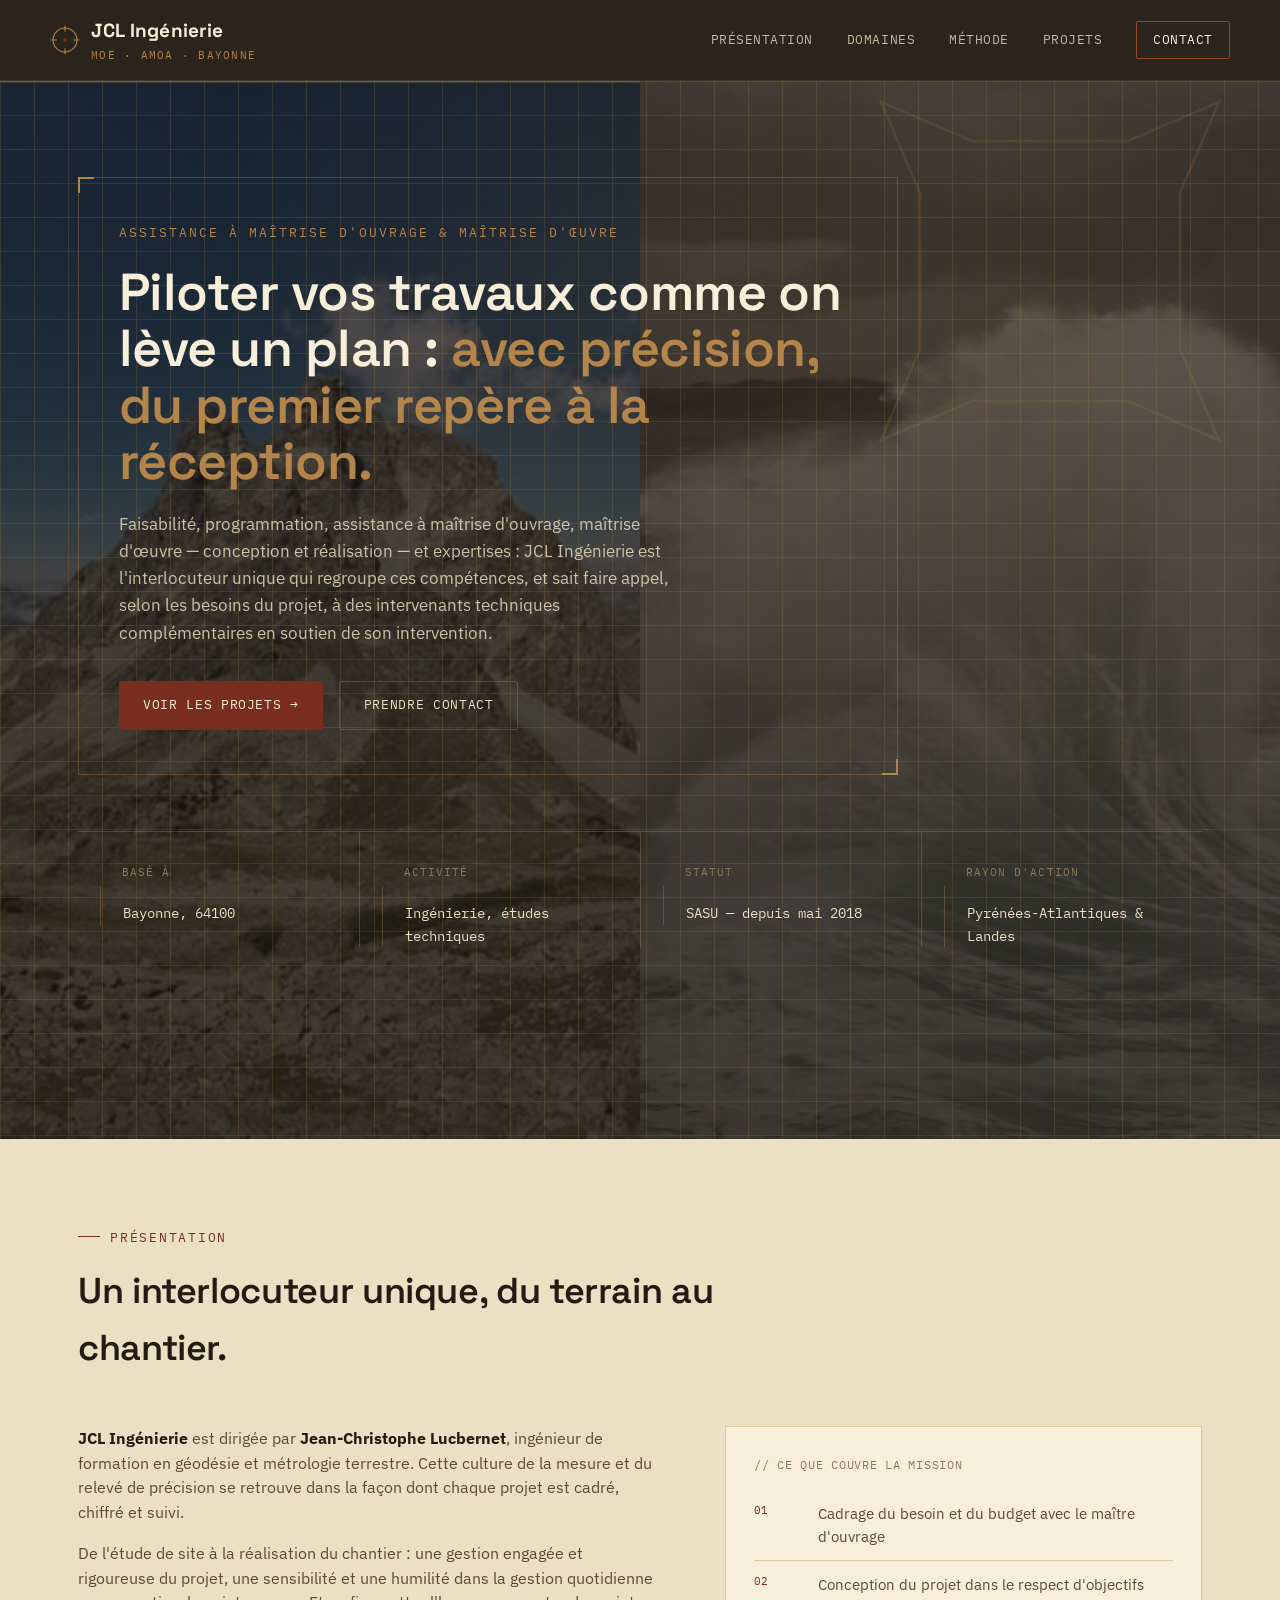
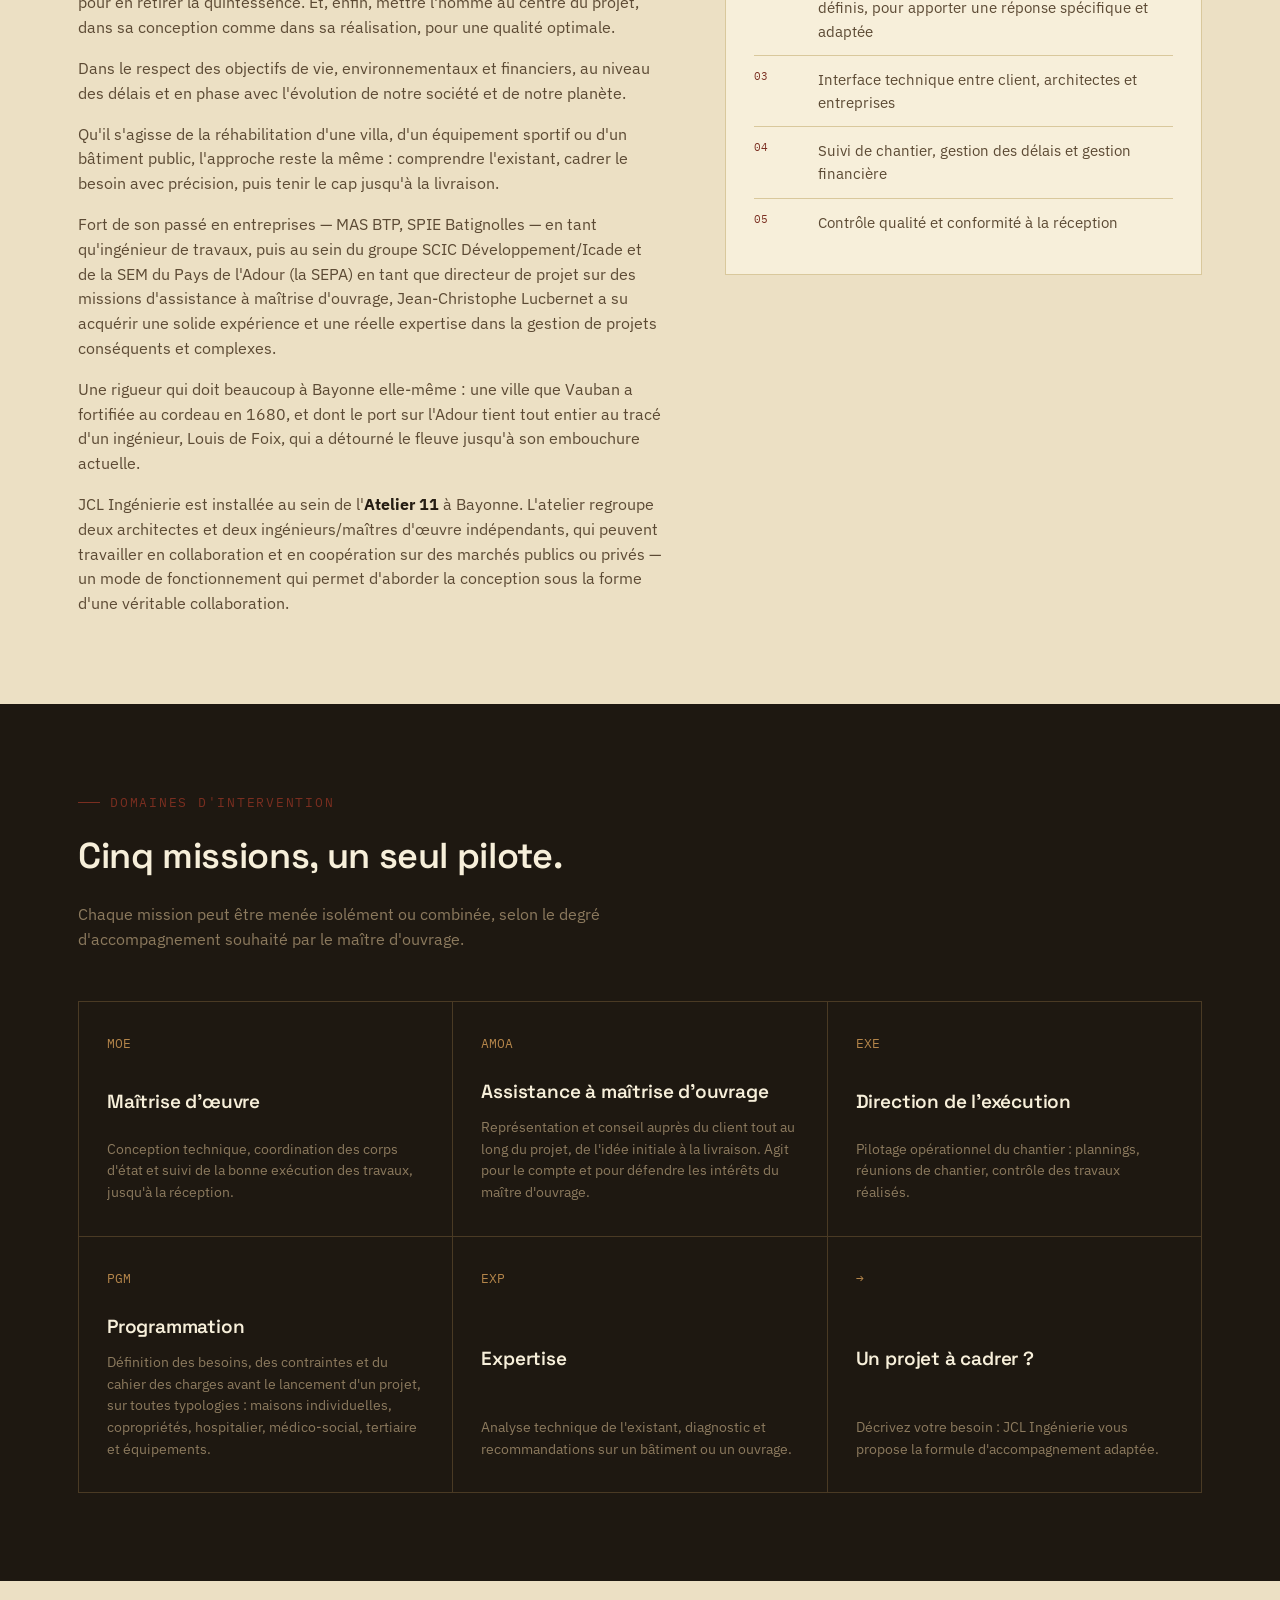
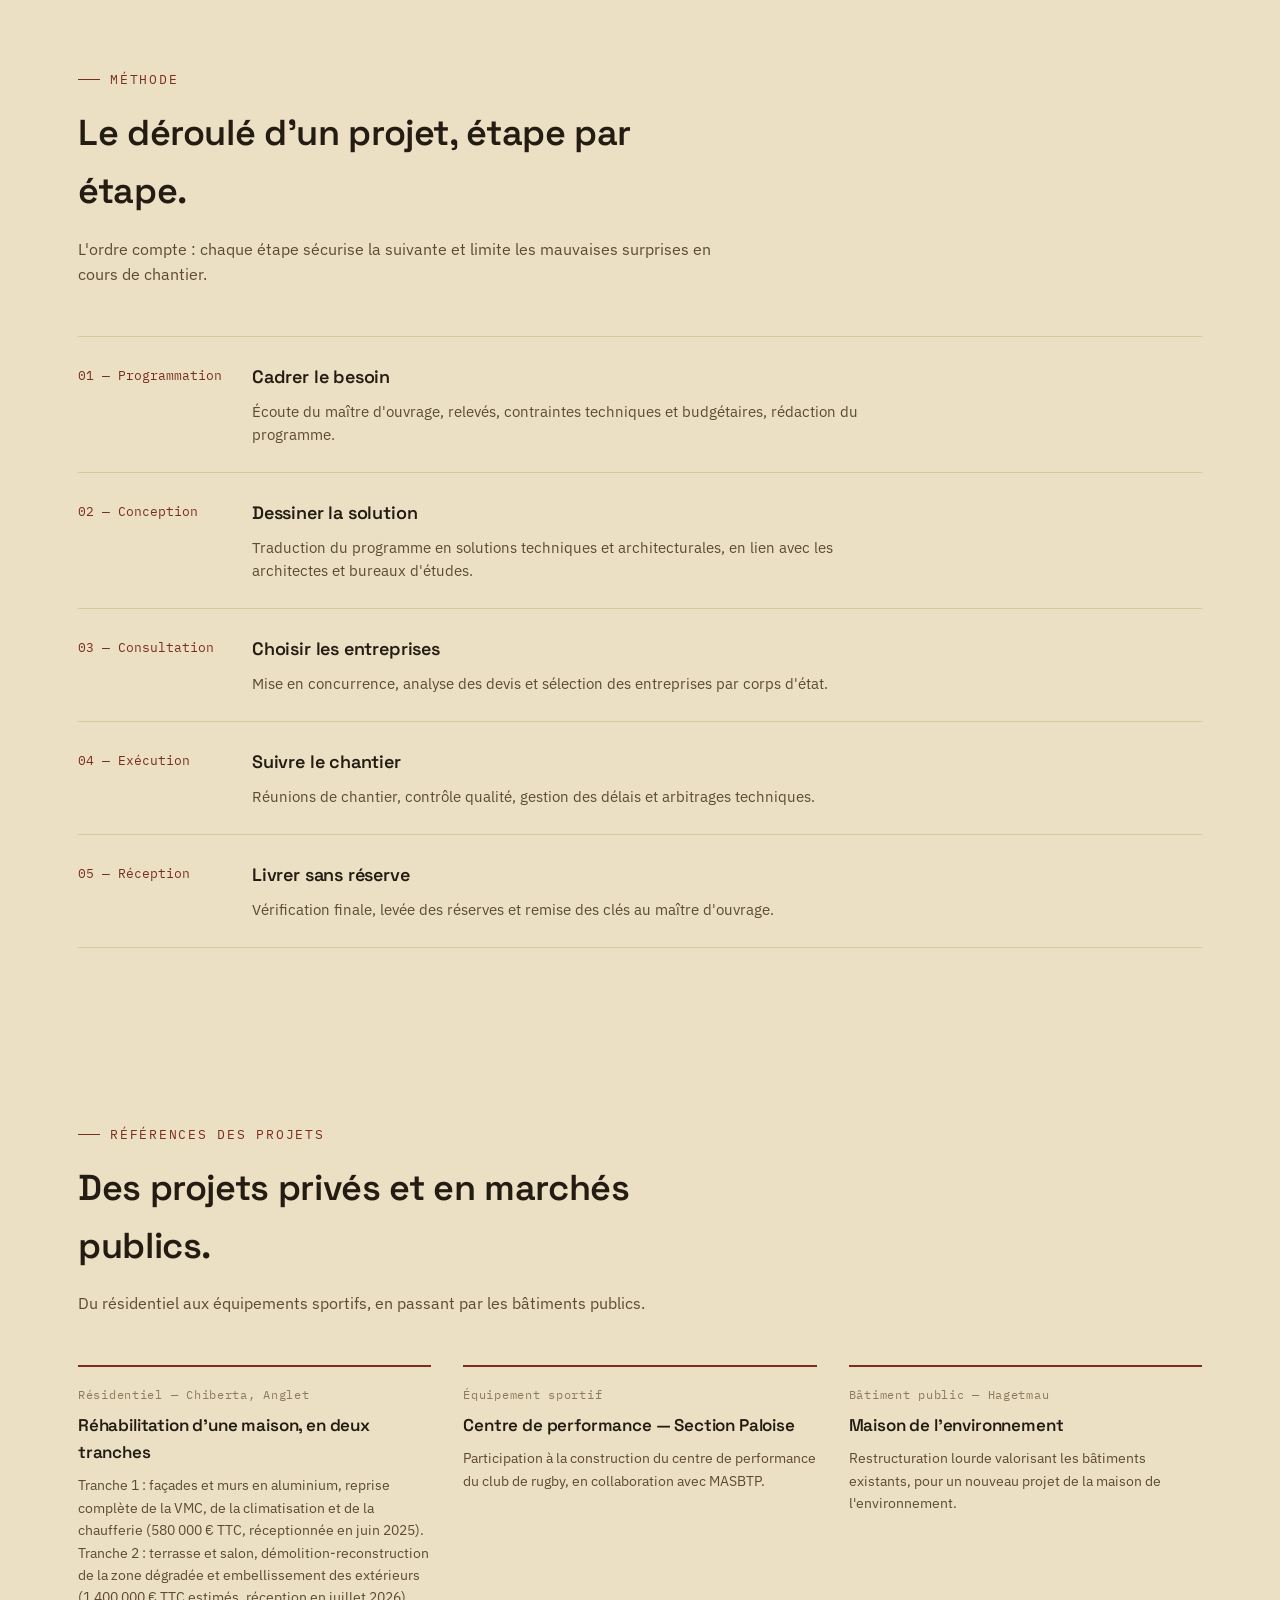
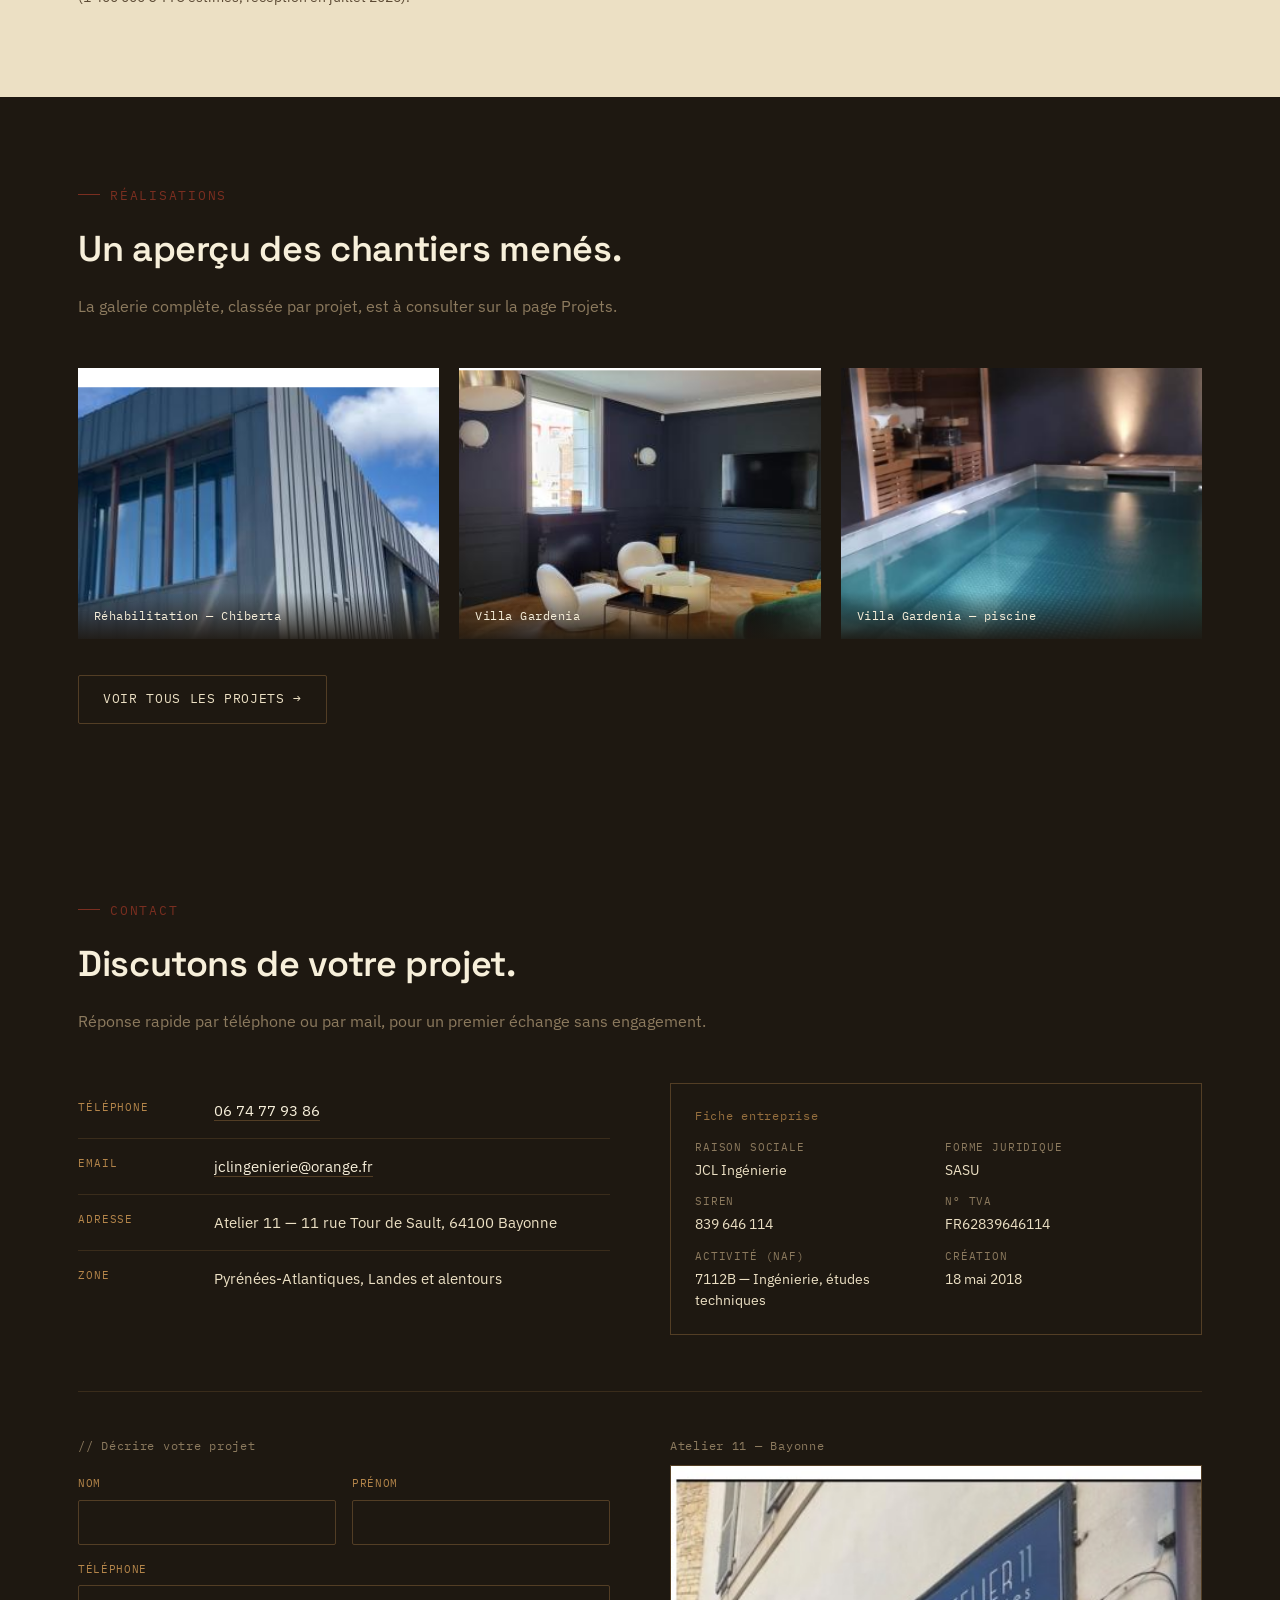
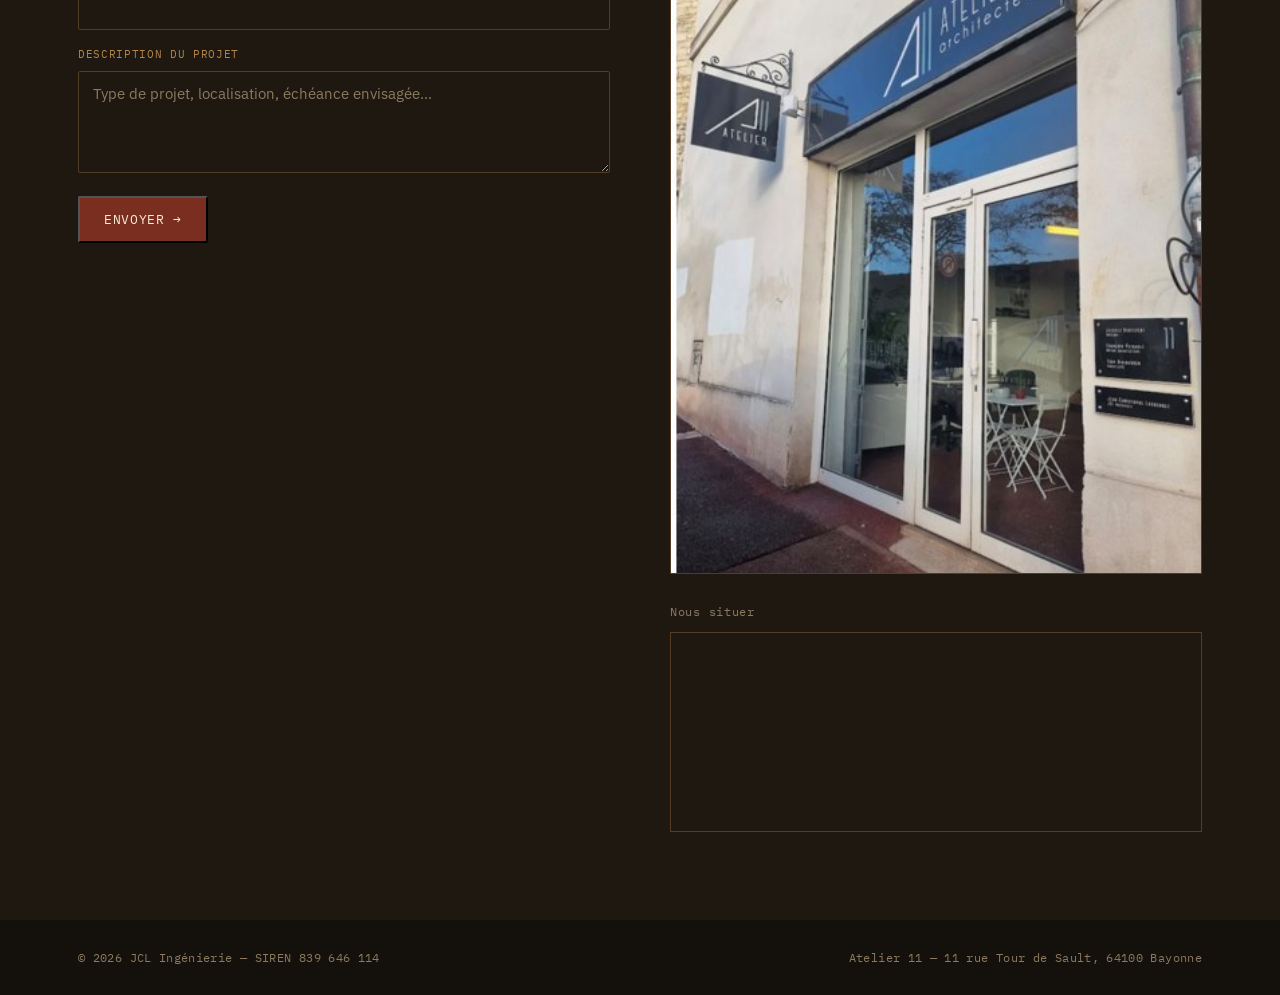
<file: index.html>
<!doctype html>
<html lang="fr">
<head>
<meta charset="UTF-8">
<meta name="viewport" content="width=device-width, initial-scale=1.0">
<title>JCL Ingénierie — Maîtrise d'œuvre &amp; AMOA à Bayonne</title>
<meta name="description" content="JCL Ingénierie accompagne particuliers et maîtres d'ouvrage sur le Pays Basque : maîtrise d'œuvre, AMOA, direction d'exécution, programmation et expertise technique.">
<link rel="icon" href="data:image/svg+xml,%3Csvg xmlns='http://www.w3.org/2000/svg' viewBox='0 0 40 40'%3E%3Crect width='40' height='40' fill='%231E1811'/%3E%3Ccircle cx='20' cy='20' r='15' fill='none' stroke='%23B4854A' stroke-width='2'/%3E%3Ccircle cx='20' cy='20' r='3' fill='%237A2E20'/%3E%3Cline x1='20' y1='2' x2='20' y2='9' stroke='%23B4854A' stroke-width='2'/%3E%3Cline x1='20' y1='31' x2='20' y2='38' stroke='%23B4854A' stroke-width='2'/%3E%3Cline x1='2' y1='20' x2='9' y2='20' stroke='%23B4854A' stroke-width='2'/%3E%3Cline x1='31' y1='20' x2='38' y2='20' stroke='%23B4854A' stroke-width='2'/%3E%3C/svg%3E">
<link rel="preconnect" href="https://fonts.googleapis.com">
<link rel="preconnect" href="https://fonts.gstatic.com" crossorigin>
<link href="https://fonts.googleapis.com/css2?family=Space+Grotesk:wght@500;600;700&family=IBM+Plex+Sans:wght@400;500;600&family=IBM+Plex+Mono:wght@400;500&display=swap" rel="stylesheet">
<style>
/* ============================================================
   JCL INGÉNIERIE — feuille de style
   Direction : carnet de relevés / plan technique (clin d'œil au
   métier de géomètre du dirigeant). Bleu de calque, papier
   technique, annotations en cotation, accent cuivre.
   ============================================================ */

:root{
  /* couleurs */
  --ink: #1E1811;         /* bleu de calque profond */
  --ink-2: #2C2216;       /* panneau bleu, un ton au-dessus */
  --ink-3: #4A3A24;       /* survol / bordures sur fond sombre */
  --paper: #ECE0C4;       /* papier technique */
  --paper-2: #D9C89C;     /* papier, filet de section */
  --line: #B4854A;        /* trait de calque, cyan doux */
  --line-dim: rgba(180,133,74,0.35);
  --copper: #7A2E20;      /* accent cuivre — CTA, quincaillerie */
  --copper-light:#9A4530;
  --text: #241C12;        /* texte sur papier */
  --text-soft: #5C4A34;
  --muted: #8C7A5E;       /* texte discret sur bleu */
  --white: #F7EFDA;

  --display: "Space Grotesk", "Arial Narrow", sans-serif;
  --body: "IBM Plex Sans", "Helvetica Neue", Arial, sans-serif;
  --mono: "IBM Plex Mono", "Courier New", monospace;

  --max: 1180px;
  --radius: 2px;
}

*{ box-sizing:border-box; }
html{ scroll-behavior:smooth; }
body{
  margin:0;
  background:var(--paper);
  color:var(--text);
  font-family:var(--body);
  font-size:16px;
  line-height:1.6;
  -webkit-font-smoothing:antialiased;
}
img{ max-width:100%; display:block; }
a{ color:inherit; text-decoration:none; }
h1,h2,h3,h4{ font-family:var(--display); margin:0; font-weight:600; letter-spacing:-0.01em; }
p{ margin:0; }
ul{ margin:0; padding:0; list-style:none; }
button{ font-family:inherit; cursor:pointer; }

.wrap{ max-width:var(--max); margin:0 auto; padding:0 28px; }

@media (prefers-reduced-motion: reduce){
  *{ animation-duration:0.001ms !important; transition-duration:0.001ms !important; }
}

/* ---------- éléments techniques réutilisables ---------- */

.eyebrow{
  font-family:var(--mono);
  font-size:12.5px;
  letter-spacing:0.14em;
  text-transform:uppercase;
  color:var(--copper);
  display:flex;
  align-items:center;
  gap:10px;
}
.eyebrow::before{
  content:"";
  width:22px; height:1px;
  background:var(--copper);
  display:inline-block;
}

.blueprint-grid{
  background-image:
    linear-gradient(var(--line-dim) 1px, transparent 1px),
    linear-gradient(90deg, var(--line-dim) 1px, transparent 1px);
  background-size:34px 34px;
}

.fort-mark{
  position:absolute; pointer-events:none; opacity:0.16; z-index:1;
}
.hero .fort-mark{ right:-30px; top:-70px; width:520px; height:520px; }
.projects-hero .fort-mark{ right:-50px; bottom:-90px; width:360px; height:360px; }

.hero-contacts{
  position:absolute; right:230px; top:190px; z-index:2;
  transform:translate(50%, -50%);
  display:flex; flex-direction:column; gap:16px;
  text-align:left;
  padding:22px 26px;
  border:1px solid var(--line-dim);
  max-width:230px;
}
.hero-contacts::before, .hero-contacts::after{
  content:""; position:absolute; width:12px; height:12px;
}
.hero-contacts::before{ top:-1px; left:-1px; border-top:2px solid var(--line); border-left:2px solid var(--line); }
.hero-contacts::after{ bottom:-1px; right:-1px; border-bottom:2px solid var(--line); border-right:2px solid var(--line); }
.hc-item{ display:flex; flex-direction:column; gap:3px; }
.hc-k{
  font-family:var(--mono); font-size:10px; letter-spacing:0.12em;
  text-transform:uppercase; color:var(--line);
}
.hc-v{ font-family:var(--mono); font-size:13px; color:var(--paper); }
.hc-v a{ color:var(--paper); border-bottom:1px solid var(--line-dim); padding-bottom:1px; }
.hc-v a:hover{ color:var(--line); border-color:var(--line); }

.tick-divider{
  position:relative;
  height:1px;
  background:var(--paper-2);
  margin:0;
}
.tick-divider::before,
.tick-divider::after{
  content:"";
  position:absolute; top:-4px;
  width:1px; height:9px;
  background:var(--text-soft);
  opacity:0.35;
}
.tick-divider::before{ left:0; }
.tick-divider::after{ right:0; }

.coord-stamp{
  font-family:var(--mono);
  font-size:12px;
  letter-spacing:0.06em;
  color:var(--muted);
}

/* ---------- header / nav ---------- */

.site-header{
  position:sticky; top:0; z-index:40;
  background:rgba(30,24,17,0.94);
  backdrop-filter:blur(6px);
  border-bottom:1px solid rgba(180,133,74,0.18);
}
.nav{
  display:flex; align-items:center; justify-content:space-between;
  padding:16px 0;
}
.brand{
  display:flex; align-items:center; gap:11px;
  color:var(--white);
}
.brand-logo{ display:flex; flex-shrink:0; }
.brand-text{ display:flex; flex-direction:column; gap:1px; }
.brand-mark{
  font-family:var(--display);
  font-size:19px; font-weight:700;
  letter-spacing:0.01em;
}
.brand-sub{
  font-family:var(--mono);
  font-size:10.5px; letter-spacing:0.12em;
  color:var(--line); text-transform:uppercase;
}
.nav-links{
  display:flex; align-items:center; gap:34px;
  font-family:var(--mono); font-size:13px;
  letter-spacing:0.04em; text-transform:uppercase;
}
.nav-links a{ color:var(--paper); opacity:0.78; transition:opacity .15s; position:relative; }
.nav-links a:hover{ opacity:1; }
.nav-links a.is-active{ opacity:1; color:var(--line); }
.nav-cta{
  border:1px solid var(--copper-light);
  color:var(--white) !important;
  padding:8px 16px;
  opacity:1 !important;
  border-radius:var(--radius);
}
.nav-cta:hover{ background:var(--copper); border-color:var(--copper); }
.nav-toggle{
  display:none;
  background:none; border:none; color:var(--white);
  font-family:var(--mono); font-size:12px; letter-spacing:0.1em;
  border:1px solid rgba(255,255,255,0.25); padding:8px 12px;
}

/* ---------- hero ---------- */

.hero{
  position:relative;
  background:var(--ink);
  color:var(--paper);
  overflow:hidden;
  padding:96px 0 70px;
}
.hero-bg{ position:absolute; inset:0; z-index:0; display:flex; }
.hero-bg-img{
  flex:1; background-size:cover; background-position:center;
  filter:grayscale(25%) brightness(0.62) contrast(1.05);
}
.hero-bg::after{
  content:""; position:absolute; inset:0;
  background:linear-gradient(180deg, rgba(30,24,17,0.5) 0%, rgba(30,24,17,0.7) 100%);
}
.hero .blueprint-grid{ position:absolute; inset:0; opacity:0.55; z-index:1; }
.hero::after{
  content:"";
  position:absolute; inset:0;
  background:radial-gradient(ellipse at 78% 20%, rgba(180,133,74,0.16), transparent 55%);
  pointer-events:none;
}
.hero-inner{ position:relative; z-index:2; }
.hero-frame{
  border:1px solid var(--line-dim);
  padding:44px 40px;
  max-width:820px;
  position:relative;
}
.hero-frame::before, .hero-frame::after,
.frame-tick-tl, .frame-tick-br{
  content:""; position:absolute; width:14px; height:14px;
}
.hero-frame::before{ top:-1px; left:-1px; border-top:2px solid var(--line); border-left:2px solid var(--line); }
.hero-frame::after{ bottom:-1px; right:-1px; border-bottom:2px solid var(--line); border-right:2px solid var(--line); }

.hero-kicker{
  font-family:var(--mono); font-size:12.5px; letter-spacing:0.16em;
  text-transform:uppercase; color:var(--line); margin-bottom:22px;
  display:block;
}
.hero h1{
  font-size:clamp(32px, 5vw, 52px);
  line-height:1.08;
  color:var(--white);
}
.hero h1 em{ font-style:normal; color:var(--line); }
.hero-lede{
  margin-top:22px;
  font-size:17px;
  color:var(--paper);
  opacity:0.82;
  max-width:560px;
}
.hero-actions{ margin-top:34px; display:flex; gap:16px; flex-wrap:wrap; }

.btn{
  font-family:var(--mono); font-size:13px; letter-spacing:0.05em; text-transform:uppercase;
  padding:13px 24px;
  border-radius:var(--radius);
  display:inline-flex; align-items:center; gap:10px;
  transition:transform .15s ease, background .15s ease, color .15s ease;
}
.btn-primary{ background:var(--copper); color:var(--white); }
.btn-primary:hover{ background:var(--copper-light); transform:translateY(-1px); }
.btn-ghost{ border:1px solid var(--line-dim); color:var(--paper); }
.btn-ghost:hover{ border-color:var(--line); color:var(--line); }

.hero-meta{
  position:relative; z-index:2;
  margin-top:56px;
  display:grid;
  grid-template-columns:repeat(4,1fr);
  border-top:1px solid var(--line-dim);
}
.hero-meta div{
  padding:16px 22px 0;
  border-left:1px solid var(--line-dim);
}
.hero-meta div:first-child{ border-left:none; }
.hero-meta .k{ font-family:var(--mono); font-size:10.5px; letter-spacing:0.1em; color:var(--muted); text-transform:uppercase; }
.hero-meta .v{ font-family:var(--mono); font-size:14px; color:var(--paper); margin-top:6px; }

/* ---------- sections génériques ---------- */

section{ padding:88px 0; }
.section-head{ max-width:640px; margin-bottom:48px; }
.section-head h2{ font-size:clamp(26px,3.4vw,36px); margin-top:16px; color:var(--text); }
.section-head p{ margin-top:16px; color:var(--text-soft); font-size:16px; }

.on-ink{ background:var(--ink); color:var(--paper); }
.on-ink .section-head h2{ color:var(--white); }
.on-ink .section-head p{ color:var(--muted); }

/* ---------- présentation ---------- */

.about-grid{
  display:grid;
  grid-template-columns:1.1fr 0.9fr;
  gap:64px;
  align-items:start;
}
.about-copy p{ color:var(--text-soft); margin-bottom:16px; font-size:15.5px; }
.about-copy p:last-child{ margin-bottom:0; }
.about-copy strong{ color:var(--text); }

.role-card{
  border:1px solid var(--paper-2);
  background:var(--white);
  padding:28px;
}
.role-card .coord-stamp{ margin-bottom:16px; display:block; }
.role-card ul li{
  display:flex; gap:12px;
  padding:12px 0;
  border-top:1px solid var(--paper-2);
  font-size:14.5px;
  color:var(--text-soft);
}
.role-card ul li:first-of-type{ border-top:none; }
.role-card ul li span.tag{
  font-family:var(--mono); font-size:11px; color:var(--copper);
  min-width:52px;
}

/* ---------- domaines d'intervention ---------- */

.domains-grid{
  display:grid;
  grid-template-columns:repeat(3, 1fr);
  gap:1px;
  background:var(--ink-3);
  border:1px solid var(--ink-3);
}
.domain-card{
  background:var(--ink);
  padding:32px 28px;
  min-height:210px;
  display:flex; flex-direction:column;
  justify-content:space-between;
  transition:background .2s ease;
}
.domain-card:hover{ background:var(--ink-2); }
.domain-card .num{ font-family:var(--mono); color:var(--line); font-size:13px; }
.domain-card h3{ color:var(--white); font-size:19px; margin-top:22px; }
.domain-card p{ color:var(--muted); font-size:14px; margin-top:10px; line-height:1.55; }

/* ---------- process (étapes réellement séquentielles) ---------- */

.process-list{ counter-reset:step; }
.process-item{
  display:grid;
  grid-template-columns:150px 1fr;
  gap:24px;
  padding:26px 0;
  border-top:1px solid var(--paper-2);
}
.process-item:last-child{ border-bottom:1px solid var(--paper-2); }
.process-num{
  font-family:var(--mono); font-size:13px; color:var(--copper);
  padding-top:3px;
  white-space:nowrap;
}
.process-body h3{ font-size:18px; color:var(--text); }
.process-body p{ margin-top:8px; color:var(--text-soft); font-size:14.5px; max-width:640px; }

/* ---------- références ---------- */

.refs-strip{
  display:grid;
  grid-template-columns:repeat(3,1fr);
  gap:32px;
}
.ref-card{
  border-top:2px solid var(--copper);
  padding-top:18px;
}
.ref-card .coord-stamp{ display:block; margin-bottom:8px; }
.ref-card h3{ font-size:17px; color:var(--text); }
.ref-card p{ margin-top:8px; color:var(--text-soft); font-size:14px; }

/* ---------- teaser projets (accueil) ---------- */

.teaser-grid{
  display:grid;
  grid-template-columns:repeat(3, 1fr);
  gap:20px;
}
.teaser-card{
  position:relative;
  aspect-ratio:4/3;
  overflow:hidden;
  background:var(--ink);
}
.teaser-card img{
  width:100%; height:100%; object-fit:cover;
  transition:transform .5s ease;
}
.teaser-card:hover img{ transform:scale(1.06); }
.teaser-card .cap{
  position:absolute; left:0; right:0; bottom:0;
  padding:14px 16px;
  background:linear-gradient(0deg, rgba(30,24,17,0.9), transparent);
  color:var(--white);
  font-family:var(--mono); font-size:12px; letter-spacing:0.04em;
}

/* ---------- contact ---------- */

.contact-grid{
  display:grid;
  grid-template-columns:1fr 1fr;
  gap:60px;
}
.contact-list li{
  display:grid; grid-template-columns:120px 1fr;
  gap:16px;
  padding:16px 0;
  border-top:1px solid rgba(180,133,74,0.18);
  font-size:14.5px;
}
.contact-list li:first-child{ border-top:none; }
.contact-list .k{ font-family:var(--mono); font-size:11px; letter-spacing:0.08em; text-transform:uppercase; color:var(--line); }
.contact-list .v a{ color:var(--white); border-bottom:1px solid var(--line-dim); }
.contact-list .v a:hover{ border-color:var(--line); }
.contact-list .v{ color:var(--paper); }

.legal-box{
  border:1px solid var(--line-dim);
  padding:22px 24px;
}
.legal-box .coord-stamp{ display:block; margin-bottom:14px; color:var(--line); opacity:0.8; }
.legal-box dl{ display:grid; grid-template-columns:1fr 1fr; gap:12px 18px; margin:0; }
.legal-box dt{ font-family:var(--mono); font-size:10.5px; letter-spacing:0.08em; text-transform:uppercase; color:var(--muted); }
.legal-box dd{ margin:4px 0 0; font-size:13.5px; color:var(--paper); }

/* ---------- formulaire de contact + visuel atelier ---------- */

.contact-extra{
  margin-top:56px; padding-top:44px; border-top:1px solid rgba(180,133,74,0.18);
  display:grid; grid-template-columns:1fr 1fr; gap:60px;
}
.contact-form{ display:flex; flex-direction:column; gap:16px; }
.contact-form .coord-stamp{ margin-bottom:4px; }
.cf-row{ display:grid; grid-template-columns:1fr 1fr; gap:16px; }
.cf-field label{
  font-family:var(--mono); font-size:11px; letter-spacing:0.06em; text-transform:uppercase;
  color:var(--line); display:block; margin-bottom:7px;
}
.cf-field input, .cf-field textarea{
  width:100%; padding:12px 14px; background:transparent; border:1px solid var(--line-dim);
  color:var(--paper); font-family:var(--body); font-size:14.5px; border-radius:var(--radius);
  outline:none; box-sizing:border-box;
}
.cf-field textarea{ resize:vertical; }
.cf-field input:focus, .cf-field textarea:focus{ border-color:var(--line); }
.cf-field input::placeholder, .cf-field textarea::placeholder{ color:var(--muted); }

.contact-visual{ display:flex; flex-direction:column; gap:28px; }
.contact-visual .coord-stamp{ display:block; margin-bottom:10px; }
.cv-photo{ width:100%; aspect-ratio:3/4; height:auto; object-fit:cover; object-position:top center; border:1px solid var(--line-dim); display:block; }
.cv-map-wrap{ border:1px solid var(--line-dim); overflow:hidden; height:200px; }
.cv-map{ width:100%; height:100%; border:0; display:block; }

@media (max-width: 900px){
  .contact-extra{ grid-template-columns:1fr; gap:40px; }
  .cf-row{ grid-template-columns:1fr; }
}

/* ---------- footer ---------- */

footer.site-footer{
  background:#14100B;
  color:var(--muted);
  padding:28px 0;
  font-family:var(--mono); font-size:12px; letter-spacing:0.03em;
}
.footer-row{
  display:flex; justify-content:space-between; align-items:center; flex-wrap:wrap; gap:10px;
}

/* ---------- page projets : dossiers + galerie ---------- */

.projects-hero{
  background:var(--ink); color:var(--paper);
  padding:70px 0 44px;
  position:relative; overflow:hidden;
}
.projects-hero .blueprint-grid{ position:absolute; inset:0; opacity:0.5; }
.projects-hero-inner{ position:relative; z-index:2; }
.projects-hero h1{ font-size:clamp(30px,4.4vw,44px); color:var(--white); margin-top:14px; }
.projects-hero p{ margin-top:16px; max-width:560px; color:var(--muted); font-size:15.5px; }

.folder-bar{
  position:sticky; top:73px; z-index:30;
  background:var(--paper);
  border-bottom:1px solid var(--paper-2);
  padding:16px 0;
}
.folder-tabs{
  display:flex; gap:10px; flex-wrap:wrap;
}
.folder-tab{
  font-family:var(--mono); font-size:12.5px; letter-spacing:0.04em;
  padding:9px 16px;
  border:1px solid var(--paper-2);
  color:var(--text-soft);
  background:var(--white);
  border-radius:var(--radius);
  transition:all .15s ease;
}
.folder-tab .count{ opacity:0.55; margin-left:4px; }
.folder-tab:hover{ border-color:var(--copper-light); color:var(--text); }
.folder-tab.is-active{
  background:var(--ink); border-color:var(--ink); color:var(--white);
}

.gallery-section{ padding:48px 0 96px; }
.project-block{ margin-bottom:64px; }
.project-block:last-child{ margin-bottom:0; }
.project-block-head{
  display:flex; justify-content:space-between; align-items:flex-end;
  gap:24px; flex-wrap:wrap;
  padding-bottom:18px;
  border-bottom:1px solid var(--paper-2);
  margin-bottom:22px;
}
.project-block-head h2{ font-size:22px; color:var(--text); }
.project-block-head .meta{ font-family:var(--mono); font-size:12px; color:var(--copper); }
.project-block-desc{ color:var(--text-soft); font-size:14.5px; max-width:680px; margin-top:8px; }

.media-grid{
  display:grid;
  grid-template-columns:repeat(3, 1fr);
  gap:14px;
}
.media-item{
  position:relative;
  aspect-ratio:4/3;
  overflow:hidden;
  background:var(--ink-2);
  border:1px solid var(--paper-2);
}
.media-item button{
  all:unset; display:block; width:100%; height:100%; cursor:zoom-in;
}
.media-item img{
  width:100%; height:100%; object-fit:cover;
  transition:transform .45s ease, filter .3s ease;
}
.media-item:hover img{ transform:scale(1.05); }
.media-item .tag{
  position:absolute; top:10px; left:10px;
  font-family:var(--mono); font-size:10.5px; letter-spacing:0.06em;
  background:rgba(30,24,17,0.82); color:var(--line);
  padding:4px 9px;
}

.media-placeholder{
  aspect-ratio:4/3;
  border:1px dashed var(--line-dim);
  background:
    repeating-linear-gradient(45deg, transparent, transparent 9px, rgba(180,133,74,0.10) 9px, rgba(180,133,74,0.10) 10px),
    var(--ink);
  display:flex; align-items:center; justify-content:center;
  text-align:center; padding:20px;
}
.media-placeholder span{
  font-family:var(--mono); font-size:12px; color:var(--muted); letter-spacing:0.04em;
}

/* lightbox */
.lightbox{
  position:fixed; inset:0; z-index:100;
  background:rgba(17,13,9,0.94);
  display:none; align-items:center; justify-content:center;
  padding:40px;
}
.lightbox.is-open{ display:flex; }
.lightbox-inner{ max-width:min(1100px, 92vw); max-height:88vh; position:relative; }
.lightbox img{ max-height:88vh; max-width:100%; object-fit:contain; border:1px solid var(--line-dim); }
.lightbox-cap{
  font-family:var(--mono); font-size:12px; color:var(--line);
  margin-top:14px; letter-spacing:0.04em;
}
.lightbox-close, .lightbox-prev, .lightbox-next{
  position:absolute;
  background:rgba(30,24,17,0.8);
  border:1px solid var(--line-dim);
  color:var(--white);
  width:40px; height:40px;
  display:flex; align-items:center; justify-content:center;
  font-family:var(--mono); font-size:16px;
}
.lightbox-close{ top:-52px; right:0; }
.lightbox-prev{ top:50%; left:-56px; transform:translateY(-50%); }
.lightbox-next{ top:50%; right:-56px; transform:translateY(-50%); }
.lightbox-close:hover, .lightbox-prev:hover, .lightbox-next:hover{ border-color:var(--line); color:var(--line); }

/* ---------- responsive ---------- */

@media (max-width: 1320px){
  .hero-contacts{
    position:static; margin-top:40px; text-align:left;
    flex-direction:row; flex-wrap:wrap; gap:24px 40px;
    padding:0 28px; border:none; background:none; max-width:1180px;
    transform:none; margin-left:auto; margin-right:auto;
    box-sizing:border-box;
  }
  .hero-contacts::before, .hero-contacts::after{ display:none; }
  .hc-item{ text-align:left; }
}
@media (max-width: 900px){
  .about-grid, .contact-grid{ grid-template-columns:1fr; gap:40px; }
  .domains-grid{ grid-template-columns:1fr 1fr; }
  .refs-strip{ grid-template-columns:1fr; gap:26px; }
  .teaser-grid{ grid-template-columns:1fr 1fr; }
  .media-grid{ grid-template-columns:1fr 1fr; }
  .hero-meta{ grid-template-columns:1fr 1fr; row-gap:18px; }
  .lightbox-prev{ left:10px; }
  .lightbox-next{ right:10px; }
  .lightbox-close{ top:10px; right:10px; }
}
@media (max-width: 680px){
  .nav-links{
    position:fixed; inset:0 0 auto 0; top:64px;
    background:var(--ink); flex-direction:column; align-items:flex-start;
    padding:20px 24px 28px; gap:20px;
    transform:translateY(-8px); opacity:0; pointer-events:none;
    transition:all .18s ease;
    border-bottom:1px solid var(--line-dim);
  }
  .nav-links.is-open{ transform:translateY(0); opacity:1; pointer-events:auto; }
  .nav-toggle{ display:block; }
  .domains-grid{ grid-template-columns:1fr; }
  .teaser-grid{ grid-template-columns:1fr; }
  .media-grid{ grid-template-columns:1fr 1fr; }
  .hero-meta{ grid-template-columns:1fr 1fr; }
  .process-item{ grid-template-columns:1fr; gap:6px; }
  .legal-box dl{ grid-template-columns:1fr; }
  .hero-contacts{
    position:static; margin-top:36px; text-align:left; gap:12px;
  }
}

</style>
</head>
<body>

<header class="site-header">
  <div class="wrap nav">
    <a href="index.html" class="brand">
      <span class="brand-logo" aria-hidden="true">
        <svg viewBox="0 0 40 40" width="30" height="30">
          <circle cx="20" cy="20" r="16" fill="none" style="stroke:var(--line)" stroke-width="1.4"/>
          <circle cx="20" cy="20" r="2.6" style="fill:var(--copper)"/>
          <line x1="20" y1="1" x2="20" y2="9" style="stroke:var(--line)" stroke-width="1.4"/>
          <line x1="20" y1="31" x2="20" y2="39" style="stroke:var(--line)" stroke-width="1.4"/>
          <line x1="1" y1="20" x2="9" y2="20" style="stroke:var(--line)" stroke-width="1.4"/>
          <line x1="31" y1="20" x2="39" y2="20" style="stroke:var(--line)" stroke-width="1.4"/>
        </svg>
      </span>
      <span class="brand-text">
        <span class="brand-mark">JCL Ingénierie</span>
        <span class="brand-sub">MOE · AMOA · Bayonne</span>
      </span>
    </a>
    <nav class="nav-links" id="navLinks">
      <a href="index.html#presentation">Présentation</a>
      <a href="index.html#domaines">Domaines</a>
      <a href="index.html#methode">Méthode</a>
      <a href="projets.html">Projets</a>
      <a href="index.html#contact" class="nav-cta">Contact</a>
    </nav>
    <button class="nav-toggle" aria-expanded="false" aria-controls="navLinks">Menu</button>
  </div>
</header>

<!-- HERO -->
<section class="hero">
  <div class="hero-bg">
    <div class="hero-bg-img" style="background-image:url('assets/img/hero-ossau.jpg')"></div>
    <div class="hero-bg-img" style="background-image:url('assets/img/hero-vague.jpg')"></div>
  </div>
  <div class="blueprint-grid"></div>
  <svg class="fort-mark" viewBox="0 0 400 400" aria-hidden="true">
    <polygon points="100,140 70,70 140,100 260,100 330,70 300,140 300,260 330,330 260,300 140,300 70,330 100,260" fill="none" style="stroke:var(--line)" stroke-width="2"/>
  </svg>
  <div class="wrap hero-inner">
    <div class="hero-frame">
      <span class="hero-kicker">Assistance à maîtrise d'ouvrage &amp; maîtrise d'œuvre</span>
      <h1>Piloter vos travaux comme on lève un plan&nbsp;: <em>avec précision, du premier repère à la réception.</em></h1>
      <p class="hero-lede">Faisabilité, programmation, assistance à maîtrise d'ouvrage, maîtrise d'œuvre — conception et réalisation — et expertises&nbsp;: JCL Ingénierie est l'interlocuteur unique qui regroupe ces compétences, et sait faire appel, selon les besoins du projet, à des intervenants techniques complémentaires en soutien de son intervention.</p>
      <div class="hero-actions">
        <a href="projets.html" class="btn btn-primary">Voir les projets →</a>
        <a href="#contact" class="btn btn-ghost">Prendre contact</a>
      </div>
    </div>
    <div class="hero-meta">
      <div><div class="k">Basé à</div><div class="v">Bayonne, 64100</div></div>
      <div><div class="k">Activité</div><div class="v">Ingénierie, études techniques</div></div>
      <div><div class="k">Statut</div><div class="v">SASU — depuis mai 2018</div></div>
      <div><div class="k">Rayon d'action</div><div class="v">Pyrénées-Atlantiques &amp; Landes</div></div>
    </div>
  </div>
  <div class="hero-contacts">
    <div class="hc-item">
      <span class="hc-k">Téléphone</span>
      <span class="hc-v"><a href="tel:+33674779386">06 74 77 93 86</a></span>
    </div>
    <div class="hc-item">
      <span class="hc-k">Email</span>
      <span class="hc-v"><a href="mailto:jclingenierie@orange.fr">jclingenierie@orange.fr</a></span>
    </div>
    <div class="hc-item">
      <span class="hc-k">Adresse</span>
      <span class="hc-v"><a href="https://www.google.com/maps/search/?api=1&query=11+rue+Tour+de+Sault+64100+Bayonne" target="_blank" rel="noopener">Atelier 11<br>11 rue Tour de Sault<br>64100 Bayonne</a></span>
    </div>
  </div>
</section>

<!-- PRESENTATION -->
<section id="presentation">
  <div class="wrap">
    <div class="section-head">
      <span class="eyebrow">Présentation</span>
      <h2>Un interlocuteur unique, du terrain au chantier.</h2>
    </div>
    <div class="about-grid">
      <div class="about-copy">
        <p><strong>JCL Ingénierie</strong> est dirigée par <strong>Jean-Christophe Lucbernet</strong>, ingénieur de formation en géodésie et métrologie terrestre. Cette culture de la mesure et du relevé de précision se retrouve dans la façon dont chaque projet est cadré, chiffré et suivi.</p>
        <p>De l'étude de site à la réalisation du chantier&nbsp;: une gestion engagée et rigoureuse du projet, une sensibilité et une humilité dans la gestion quotidienne pour en retirer la quintessence. Et, enfin, mettre l'homme au centre du projet, dans sa conception comme dans sa réalisation, pour une qualité optimale.</p>
        <p>Dans le respect des objectifs de vie, environnementaux et financiers, au niveau des délais et en phase avec l'évolution de notre société et de notre planète.</p>
        <p>Qu'il s'agisse de la réhabilitation d'une villa, d'un équipement sportif ou d'un bâtiment public, l'approche reste la même&nbsp;: comprendre l'existant, cadrer le besoin avec précision, puis tenir le cap jusqu'à la livraison.</p>
        <p>Fort de son passé en entreprises — MAS BTP, SPIE Batignolles — en tant qu'ingénieur de travaux, puis au sein du groupe SCIC Développement/Icade et de la SEM du Pays de l'Adour (la SEPA) en tant que directeur de projet sur des missions d'assistance à maîtrise d'ouvrage, Jean-Christophe Lucbernet a su acquérir une solide expérience et une réelle expertise dans la gestion de projets conséquents et complexes.</p>
        <p>Une rigueur qui doit beaucoup à Bayonne elle-même&nbsp;: une ville que Vauban a fortifiée au cordeau en 1680, et dont le port sur l'Adour tient tout entier au tracé d'un ingénieur, Louis de Foix, qui a détourné le fleuve jusqu'à son embouchure actuelle.</p>
        <p>JCL Ingénierie est installée au sein de l'<strong>Atelier 11</strong> à Bayonne. L'atelier regroupe deux architectes et deux ingénieurs/maîtres d'œuvre indépendants, qui peuvent travailler en collaboration et en coopération sur des marchés publics ou privés — un mode de fonctionnement qui permet d'aborder la conception sous la forme d'une véritable collaboration.</p>
      </div>
      <div class="role-card">
        <span class="coord-stamp">// CE QUE COUVRE LA MISSION</span>
        <ul>
          <li><span class="tag">01</span> Cadrage du besoin et du budget avec le maître d'ouvrage</li>
          <li><span class="tag">02</span> Conception du projet dans le respect d'objectifs définis, pour apporter une réponse spécifique et adaptée</li>
          <li><span class="tag">03</span> Interface technique entre client, architectes et entreprises</li>
          <li><span class="tag">04</span> Suivi de chantier, gestion des délais et gestion financière</li>
          <li><span class="tag">05</span> Contrôle qualité et conformité à la réception</li>
        </ul>
      </div>
    </div>
  </div>
</section>

<!-- DOMAINES D'INTERVENTION -->
<section id="domaines" class="on-ink">
  <div class="wrap">
    <div class="section-head">
      <span class="eyebrow">Domaines d'intervention</span>
      <h2>Cinq missions, un seul pilote.</h2>
      <p>Chaque mission peut être menée isolément ou combinée, selon le degré d'accompagnement souhaité par le maître d'ouvrage.</p>
    </div>
  </div>
  <div class="wrap">
    <div class="domains-grid">
      <div class="domain-card">
        <span class="num">MOE</span>
        <h3>Maîtrise d'œuvre</h3>
        <p>Conception technique, coordination des corps d'état et suivi de la bonne exécution des travaux, jusqu'à la réception.</p>
      </div>
      <div class="domain-card">
        <span class="num">AMOA</span>
        <h3>Assistance à maîtrise d'ouvrage</h3>
        <p>Représentation et conseil auprès du client tout au long du projet, de l'idée initiale à la livraison. Agit pour le compte et pour défendre les intérêts du maître d'ouvrage.</p>
      </div>
      <div class="domain-card">
        <span class="num">EXE</span>
        <h3>Direction de l'exécution</h3>
        <p>Pilotage opérationnel du chantier&nbsp;: plannings, réunions de chantier, contrôle des travaux réalisés.</p>
      </div>
      <div class="domain-card">
        <span class="num">PGM</span>
        <h3>Programmation</h3>
        <p>Définition des besoins, des contraintes et du cahier des charges avant le lancement d'un projet, sur toutes typologies&nbsp;: maisons individuelles, copropriétés, hospitalier, médico-social, tertiaire et équipements.</p>
      </div>
      <div class="domain-card">
        <span class="num">EXP</span>
        <h3>Expertise</h3>
        <p>Analyse technique de l'existant, diagnostic et recommandations sur un bâtiment ou un ouvrage.</p>
      </div>
      <div class="domain-card">
        <span class="num">→</span>
        <h3>Un projet à cadrer&nbsp;?</h3>
        <p>Décrivez votre besoin&nbsp;: JCL Ingénierie vous propose la formule d'accompagnement adaptée.</p>
      </div>
    </div>
  </div>
</section>

<!-- METHODE -->
<section id="methode">
  <div class="wrap">
    <div class="section-head">
      <span class="eyebrow">Méthode</span>
      <h2>Le déroulé d'un projet, étape par étape.</h2>
      <p>L'ordre compte&nbsp;: chaque étape sécurise la suivante et limite les mauvaises surprises en cours de chantier.</p>
    </div>
    <div class="process-list">
      <div class="process-item">
        <div class="process-num">01 — Programmation</div>
        <div class="process-body">
          <h3>Cadrer le besoin</h3>
          <p>Écoute du maître d'ouvrage, relevés, contraintes techniques et budgétaires, rédaction du programme.</p>
        </div>
      </div>
      <div class="process-item">
        <div class="process-num">02 — Conception</div>
        <div class="process-body">
          <h3>Dessiner la solution</h3>
          <p>Traduction du programme en solutions techniques et architecturales, en lien avec les architectes et bureaux d'études.</p>
        </div>
      </div>
      <div class="process-item">
        <div class="process-num">03 — Consultation</div>
        <div class="process-body">
          <h3>Choisir les entreprises</h3>
          <p>Mise en concurrence, analyse des devis et sélection des entreprises par corps d'état.</p>
        </div>
      </div>
      <div class="process-item">
        <div class="process-num">04 — Exécution</div>
        <div class="process-body">
          <h3>Suivre le chantier</h3>
          <p>Réunions de chantier, contrôle qualité, gestion des délais et arbitrages techniques.</p>
        </div>
      </div>
      <div class="process-item">
        <div class="process-num">05 — Réception</div>
        <div class="process-body">
          <h3>Livrer sans réserve</h3>
          <p>Vérification finale, levée des réserves et remise des clés au maître d'ouvrage.</p>
        </div>
      </div>
    </div>
  </div>
</section>

<!-- REFERENCES -->
<section id="references">
  <div class="wrap">
    <div class="section-head">
      <span class="eyebrow">Références des projets</span>
      <h2>Des projets privés et en marchés publics.</h2>
      <p>Du résidentiel aux équipements sportifs, en passant par les bâtiments publics.</p>
    </div>
    <div class="refs-strip">
      <div class="ref-card">
        <span class="coord-stamp">Résidentiel — Chiberta, Anglet</span>
        <h3>Réhabilitation d'une maison, en deux tranches</h3>
        <p>Tranche 1&nbsp;: façades et murs en aluminium, reprise complète de la VMC, de la climatisation et de la chaufferie (580 000 € TTC, réceptionnée en juin 2025). Tranche 2&nbsp;: terrasse et salon, démolition-reconstruction de la zone dégradée et embellissement des extérieurs (1 400 000 € TTC estimés, réception en juillet 2026).</p>
      </div>
      <div class="ref-card">
        <span class="coord-stamp">Équipement sportif</span>
        <h3>Centre de performance — Section Paloise</h3>
        <p>Participation à la construction du centre de performance du club de rugby, en collaboration avec MASBTP.</p>
      </div>
      <div class="ref-card">
        <span class="coord-stamp">Bâtiment public — Hagetmau</span>
        <h3>Maison de l'environnement</h3>
        <p>Restructuration lourde valorisant les bâtiments existants, pour un nouveau projet de la maison de l'environnement.</p>
      </div>
    </div>
  </div>
</section>

<!-- TEASER PROJETS -->
<section id="projets-teaser" class="on-ink">
  <div class="wrap">
    <div class="section-head">
      <span class="eyebrow">Réalisations</span>
      <h2>Un aperçu des chantiers menés.</h2>
      <p>La galerie complète, classée par projet, est à consulter sur la page Projets.</p>
    </div>
    <div class="teaser-grid">
      <a class="teaser-card" href="projets.html">
        <img src="assets/img/villa_exterior.png" alt="Façade en bardage aluminium — réhabilitation Chiberta">
        <div class="cap">Réhabilitation — Chiberta</div>
      </a>
      <a class="teaser-card" href="projets.html">
        <img src="assets/img/salon_sombre.png" alt="Salon rénové — Villa Gardenia">
        <div class="cap">Villa Gardenia</div>
      </a>
      <a class="teaser-card" href="projets.html">
        <img src="assets/img/piscine_interieure.png" alt="Piscine intérieure — Villa Gardenia">
        <div class="cap">Villa Gardenia — piscine</div>
      </a>
    </div>
    <div style="margin-top:36px;">
      <a href="projets.html" class="btn btn-ghost">Voir tous les projets →</a>
    </div>
  </div>
</section>

<!-- CONTACT -->
<section id="contact" class="on-ink">
  <div class="wrap">
    <div class="section-head">
      <span class="eyebrow">Contact</span>
      <h2>Discutons de votre projet.</h2>
      <p>Réponse rapide par téléphone ou par mail, pour un premier échange sans engagement.</p>
    </div>
    <div class="contact-grid">
      <ul class="contact-list">
        <li><span class="k">Téléphone</span><span class="v"><a href="tel:+33674779386">06 74 77 93 86</a></span></li>
        <li><span class="k">Email</span><span class="v"><a href="mailto:jclingenierie@orange.fr">jclingenierie@orange.fr</a></span></li>
        <li><span class="k">Adresse</span><span class="v">Atelier 11 — 11 rue Tour de Sault, 64100 Bayonne</span></li>
        <li><span class="k">Zone</span><span class="v">Pyrénées-Atlantiques, Landes et alentours</span></li>
      </ul>
      <div class="legal-box">
        <span class="coord-stamp">Fiche entreprise</span>
        <dl>
          <div><dt>Raison sociale</dt><dd>JCL Ingénierie</dd></div>
          <div><dt>Forme juridique</dt><dd>SASU</dd></div>
          <div><dt>SIREN</dt><dd>839 646 114</dd></div>
          <div><dt>N° TVA</dt><dd>FR62839646114</dd></div>
          <div><dt>Activité (NAF)</dt><dd>7112B — Ingénierie, études techniques</dd></div>
          <div><dt>Création</dt><dd>18 mai 2018</dd></div>
        </dl>
      </div>
    </div>

    <div class="contact-extra">
      <form class="contact-form" onsubmit="return sendContactMail(event)">
        <span class="coord-stamp">// Décrire votre projet</span>
        <div class="cf-row">
          <div class="cf-field">
            <label for="cf-nom">Nom</label>
            <input type="text" id="cf-nom" name="nom" required>
          </div>
          <div class="cf-field">
            <label for="cf-prenom">Prénom</label>
            <input type="text" id="cf-prenom" name="prenom" required>
          </div>
        </div>
        <div class="cf-field">
          <label for="cf-tel">Téléphone</label>
          <input type="tel" id="cf-tel" name="telephone">
        </div>
        <div class="cf-field">
          <label for="cf-desc">Description du projet</label>
          <textarea id="cf-desc" name="description" rows="4" required placeholder="Type de projet, localisation, échéance envisagée…"></textarea>
        </div>
        <button type="submit" class="btn btn-primary" style="align-self:flex-start;">Envoyer →</button>
      </form>

      <div class="contact-visual">
        <div>
          <span class="coord-stamp">Atelier 11 — Bayonne</span>
          <img src="assets/img/atelier11.jpg" alt="Façade de l'Atelier 11, siège de JCL Ingénierie à Bayonne" class="cv-photo">
        </div>
        <div>
          <span class="coord-stamp">Nous situer</span>
          <div class="cv-map-wrap">
            <iframe class="cv-map" src="https://www.google.com/maps?q=11+rue+Tour+de+Sault,+64100+Bayonne&output=embed" loading="lazy" referrerpolicy="no-referrer-when-downgrade" title="Localisation de JCL Ingénierie, 11 rue Tour de Sault, Bayonne"></iframe>
          </div>
        </div>
      </div>
    </div>
  </div>
</section>

<footer class="site-footer">
  <div class="wrap footer-row">
    <span>© 2026 JCL Ingénierie — SIREN 839 646 114</span>
    <span>Atelier 11 — 11 rue Tour de Sault, 64100 Bayonne</span>
  </div>
</footer>

<script>
// JCL Ingénierie — comportements partagés

function sendContactMail(e) {
  e.preventDefault();
  const nom = document.getElementById('cf-nom').value.trim();
  const prenom = document.getElementById('cf-prenom').value.trim();
  const tel = document.getElementById('cf-tel').value.trim();
  const desc = document.getElementById('cf-desc').value.trim();
  const subject = encodeURIComponent(`Demande de contact — ${prenom} ${nom}`.trim());
  const bodyLines = [
    `Nom : ${nom}`,
    `Prénom : ${prenom}`,
    tel ? `Téléphone : ${tel}` : null,
    '',
    'Description du projet :',
    desc,
  ].filter(l => l !== null);
  const body = encodeURIComponent(bodyLines.join('\n'));
  window.location.href = `mailto:jclingenierie@orange.fr?subject=${subject}&body=${body}`;
  return false;
}

document.addEventListener('DOMContentLoaded', () => {

  /* ---- nav mobile ---- */
  const toggle = document.querySelector('.nav-toggle');
  const links = document.querySelector('.nav-links');
  if (toggle && links){
    toggle.addEventListener('click', () => {
      const open = links.classList.toggle('is-open');
      toggle.setAttribute('aria-expanded', open ? 'true' : 'false');
      toggle.textContent = open ? 'Fermer' : 'Menu';
    });
    links.querySelectorAll('a').forEach(a => a.addEventListener('click', () => {
      links.classList.remove('is-open');
      toggle.textContent = 'Menu';
    }));
  }

  /* ---- dossiers de projets (filtre) ---- */
  const tabs = document.querySelectorAll('.folder-tab');
  const blocks = document.querySelectorAll('.project-block');
  if (tabs.length && blocks.length){
    tabs.forEach(tab => {
      tab.addEventListener('click', () => {
        tabs.forEach(t => t.classList.remove('is-active'));
        tab.classList.add('is-active');
        const cat = tab.dataset.filter;
        blocks.forEach(block => {
          const show = cat === 'all' || block.dataset.category === cat;
          block.style.display = show ? '' : 'none';
        });
      });
    });
  }

  /* ---- lightbox ---- */
  const lightbox = document.querySelector('.lightbox');
  if (!lightbox) return;

  const lbImg = lightbox.querySelector('img');
  const lbCap = lightbox.querySelector('.lightbox-cap');
  const closeBtn = lightbox.querySelector('.lightbox-close');
  const prevBtn = lightbox.querySelector('.lightbox-prev');
  const nextBtn = lightbox.querySelector('.lightbox-next');

  let items = [];
  let current = 0;

  function collectItems(scope){
    return Array.from(scope.querySelectorAll('.media-item button')).map(btn => ({
      src: btn.dataset.full || btn.querySelector('img').src,
      caption: btn.dataset.caption || ''
    }));
  }

  function openAt(scope, index){
    items = collectItems(scope);
    current = index;
    render();
    lightbox.classList.add('is-open');
    document.body.style.overflow = 'hidden';
  }

  function render(){
    const item = items[current];
    if (!item) return;
    lbImg.src = item.src;
    lbImg.alt = item.caption;
    lbCap.textContent = item.caption;
  }

  function close(){
    lightbox.classList.remove('is-open');
    document.body.style.overflow = '';
  }

  document.querySelectorAll('.media-grid').forEach(grid => {
    grid.querySelectorAll('.media-item button').forEach((btn, idx) => {
      btn.addEventListener('click', () => openAt(grid, idx));
    });
  });

  closeBtn.addEventListener('click', close);
  lightbox.addEventListener('click', (e) => { if (e.target === lightbox) close(); });
  prevBtn.addEventListener('click', () => { current = (current - 1 + items.length) % items.length; render(); });
  nextBtn.addEventListener('click', () => { current = (current + 1) % items.length; render(); });

  document.addEventListener('keydown', (e) => {
    if (!lightbox.classList.contains('is-open')) return;
    if (e.key === 'Escape') close();
    if (e.key === 'ArrowLeft') { current = (current - 1 + items.length) % items.length; render(); }
    if (e.key === 'ArrowRight') { current = (current + 1) % items.length; render(); }
  });
});

</script>
</body>
</html>
</file>
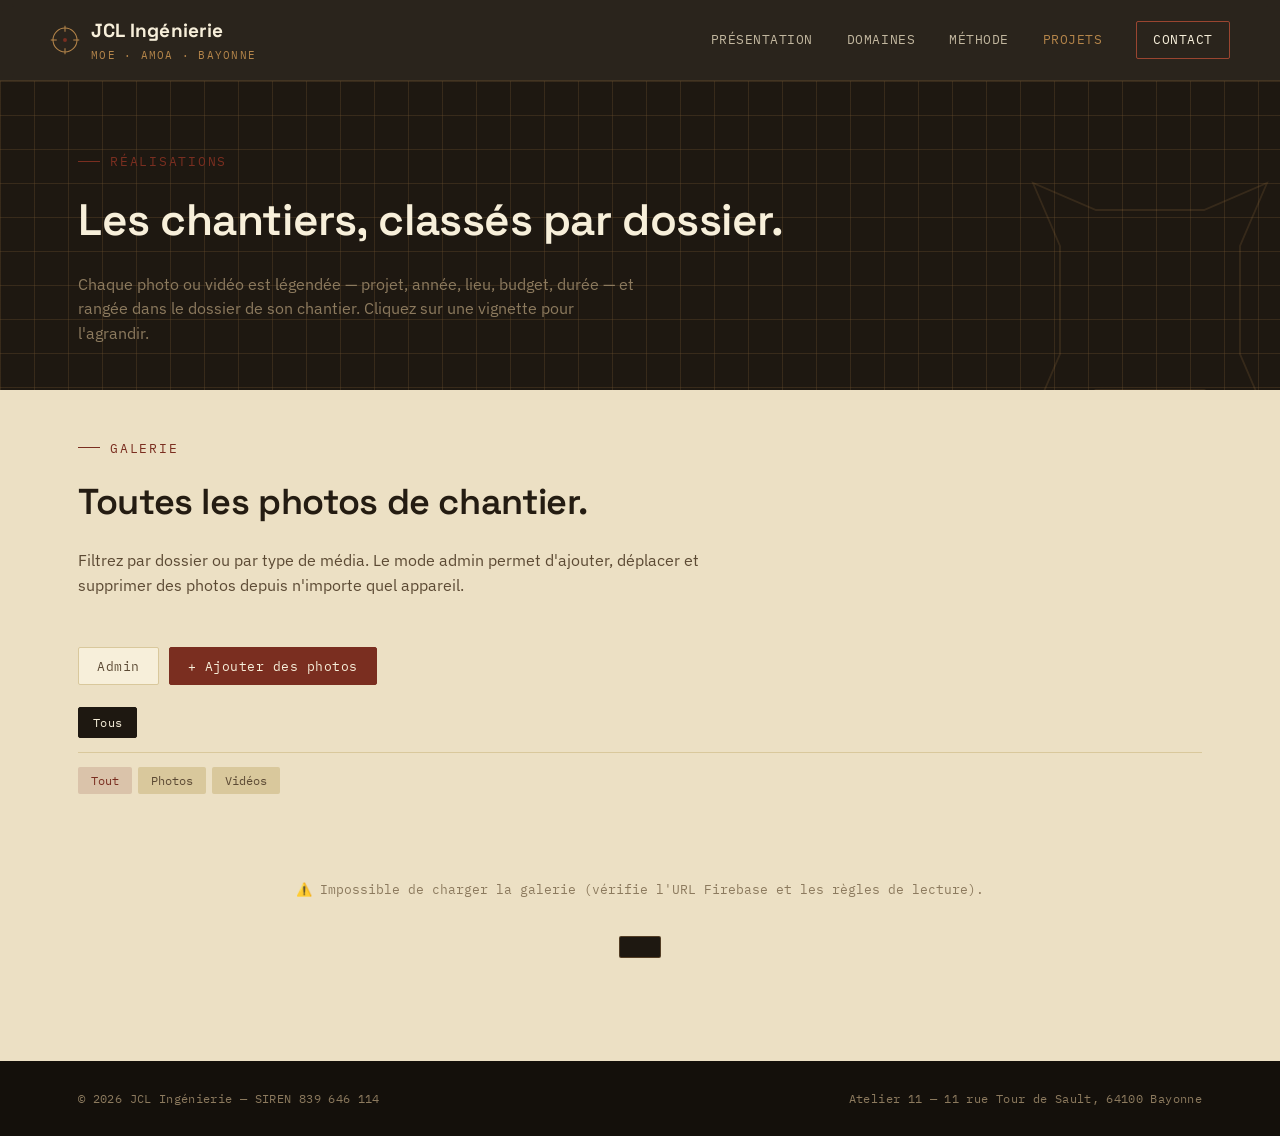
<file: projets.html>
<!doctype html>
<html lang="fr">
<head>
<meta charset="UTF-8">
<meta name="viewport" content="width=device-width, initial-scale=1.0">
<title>Projets — JCL Ingénierie</title>
<meta name="description" content="Galerie des projets menés par JCL Ingénierie : réhabilitations résidentielles, équipements sportifs et bâtiments publics sur le Pays Basque.">
<link rel="icon" href="data:image/svg+xml,%3Csvg xmlns='http://www.w3.org/2000/svg' viewBox='0 0 40 40'%3E%3Crect width='40' height='40' fill='%231E1811'/%3E%3Ccircle cx='20' cy='20' r='15' fill='none' stroke='%23B4854A' stroke-width='2'/%3E%3Ccircle cx='20' cy='20' r='3' fill='%237A2E20'/%3E%3Cline x1='20' y1='2' x2='20' y2='9' stroke='%23B4854A' stroke-width='2'/%3E%3Cline x1='20' y1='31' x2='20' y2='38' stroke='%23B4854A' stroke-width='2'/%3E%3Cline x1='2' y1='20' x2='9' y2='20' stroke='%23B4854A' stroke-width='2'/%3E%3Cline x1='31' y1='20' x2='38' y2='20' stroke='%23B4854A' stroke-width='2'/%3E%3C/svg%3E">
<link rel="preconnect" href="https://fonts.googleapis.com">
<link rel="preconnect" href="https://fonts.gstatic.com" crossorigin>
<link href="https://fonts.googleapis.com/css2?family=Space+Grotesk:wght@500;600;700&family=IBM+Plex+Sans:wght@400;500;600&family=IBM+Plex+Mono:wght@400;500&display=swap" rel="stylesheet">
<style>
/* ============================================================
   JCL INGÉNIERIE — feuille de style
   Direction : carnet de relevés / plan technique (clin d'œil au
   métier de géomètre du dirigeant). Bleu de calque, papier
   technique, annotations en cotation, accent cuivre.
   ============================================================ */

:root{
  /* couleurs */
  --ink: #1E1811;         /* bleu de calque profond */
  --ink-2: #2C2216;       /* panneau bleu, un ton au-dessus */
  --ink-3: #4A3A24;       /* survol / bordures sur fond sombre */
  --paper: #ECE0C4;       /* papier technique */
  --paper-2: #D9C89C;     /* papier, filet de section */
  --line: #B4854A;        /* trait de calque, cyan doux */
  --line-dim: rgba(180,133,74,0.35);
  --copper: #7A2E20;      /* accent cuivre — CTA, quincaillerie */
  --copper-light:#9A4530;
  --text: #241C12;        /* texte sur papier */
  --text-soft: #5C4A34;
  --muted: #8C7A5E;       /* texte discret sur bleu */
  --white: #F7EFDA;

  --display: "Space Grotesk", "Arial Narrow", sans-serif;
  --body: "IBM Plex Sans", "Helvetica Neue", Arial, sans-serif;
  --mono: "IBM Plex Mono", "Courier New", monospace;

  --max: 1180px;
  --radius: 2px;
}

*{ box-sizing:border-box; }
html{ scroll-behavior:smooth; }
body{
  margin:0;
  background:var(--paper);
  color:var(--text);
  font-family:var(--body);
  font-size:16px;
  line-height:1.6;
  -webkit-font-smoothing:antialiased;
}
img{ max-width:100%; display:block; }
a{ color:inherit; text-decoration:none; }
h1,h2,h3,h4{ font-family:var(--display); margin:0; font-weight:600; letter-spacing:-0.01em; }
p{ margin:0; }
ul{ margin:0; padding:0; list-style:none; }
button{ font-family:inherit; cursor:pointer; }

.wrap{ max-width:var(--max); margin:0 auto; padding:0 28px; }

@media (prefers-reduced-motion: reduce){
  *{ animation-duration:0.001ms !important; transition-duration:0.001ms !important; }
}

/* ---------- éléments techniques réutilisables ---------- */

.eyebrow{
  font-family:var(--mono);
  font-size:12.5px;
  letter-spacing:0.14em;
  text-transform:uppercase;
  color:var(--copper);
  display:flex;
  align-items:center;
  gap:10px;
}
.eyebrow::before{
  content:"";
  width:22px; height:1px;
  background:var(--copper);
  display:inline-block;
}

.blueprint-grid{
  background-image:
    linear-gradient(var(--line-dim) 1px, transparent 1px),
    linear-gradient(90deg, var(--line-dim) 1px, transparent 1px);
  background-size:34px 34px;
}

.fort-mark{
  position:absolute; pointer-events:none; opacity:0.16; z-index:1;
}
.hero .fort-mark{ right:-30px; top:-70px; width:520px; height:520px; }
.projects-hero .fort-mark{ right:-50px; bottom:-90px; width:360px; height:360px; }

.hero-contacts{
  position:absolute; right:230px; top:190px; z-index:2;
  transform:translate(50%, -50%);
  display:flex; flex-direction:column; gap:16px;
  text-align:left;
  padding:22px 26px;
  border:1px solid var(--line-dim);
  max-width:230px;
}
.hero-contacts::before, .hero-contacts::after{
  content:""; position:absolute; width:12px; height:12px;
}
.hero-contacts::before{ top:-1px; left:-1px; border-top:2px solid var(--line); border-left:2px solid var(--line); }
.hero-contacts::after{ bottom:-1px; right:-1px; border-bottom:2px solid var(--line); border-right:2px solid var(--line); }
.hc-item{ display:flex; flex-direction:column; gap:3px; }
.hc-k{
  font-family:var(--mono); font-size:10px; letter-spacing:0.12em;
  text-transform:uppercase; color:var(--line);
}
.hc-v{ font-family:var(--mono); font-size:13px; color:var(--paper); }
.hc-v a{ color:var(--paper); border-bottom:1px solid var(--line-dim); padding-bottom:1px; }
.hc-v a:hover{ color:var(--line); border-color:var(--line); }

.tick-divider{
  position:relative;
  height:1px;
  background:var(--paper-2);
  margin:0;
}
.tick-divider::before,
.tick-divider::after{
  content:"";
  position:absolute; top:-4px;
  width:1px; height:9px;
  background:var(--text-soft);
  opacity:0.35;
}
.tick-divider::before{ left:0; }
.tick-divider::after{ right:0; }

.coord-stamp{
  font-family:var(--mono);
  font-size:12px;
  letter-spacing:0.06em;
  color:var(--muted);
}

/* ---------- header / nav ---------- */

.site-header{
  position:sticky; top:0; z-index:40;
  background:rgba(30,24,17,0.94);
  backdrop-filter:blur(6px);
  border-bottom:1px solid rgba(180,133,74,0.18);
}
.nav{
  display:flex; align-items:center; justify-content:space-between;
  padding:16px 0;
}
.brand{
  display:flex; align-items:center; gap:11px;
  color:var(--white);
}
.brand-logo{ display:flex; flex-shrink:0; }
.brand-text{ display:flex; flex-direction:column; gap:1px; }
.brand-mark{
  font-family:var(--display);
  font-size:19px; font-weight:700;
  letter-spacing:0.01em;
}
.brand-sub{
  font-family:var(--mono);
  font-size:10.5px; letter-spacing:0.12em;
  color:var(--line); text-transform:uppercase;
}
.nav-links{
  display:flex; align-items:center; gap:34px;
  font-family:var(--mono); font-size:13px;
  letter-spacing:0.04em; text-transform:uppercase;
}
.nav-links a{ color:var(--paper); opacity:0.78; transition:opacity .15s; position:relative; }
.nav-links a:hover{ opacity:1; }
.nav-links a.is-active{ opacity:1; color:var(--line); }
.nav-cta{
  border:1px solid var(--copper-light);
  color:var(--white) !important;
  padding:8px 16px;
  opacity:1 !important;
  border-radius:var(--radius);
}
.nav-cta:hover{ background:var(--copper); border-color:var(--copper); }
.nav-toggle{
  display:none;
  background:none; border:none; color:var(--white);
  font-family:var(--mono); font-size:12px; letter-spacing:0.1em;
  border:1px solid rgba(255,255,255,0.25); padding:8px 12px;
}

/* ---------- hero ---------- */

.hero{
  position:relative;
  background:var(--ink);
  color:var(--paper);
  overflow:hidden;
  padding:96px 0 70px;
}
.hero-bg{ position:absolute; inset:0; z-index:0; display:flex; }
.hero-bg-img{
  flex:1; background-size:cover; background-position:center;
  filter:grayscale(25%) brightness(0.62) contrast(1.05);
}
.hero-bg::after{
  content:""; position:absolute; inset:0;
  background:linear-gradient(180deg, rgba(30,24,17,0.5) 0%, rgba(30,24,17,0.7) 100%);
}
.hero .blueprint-grid{ position:absolute; inset:0; opacity:0.55; z-index:1; }
.hero::after{
  content:"";
  position:absolute; inset:0;
  background:radial-gradient(ellipse at 78% 20%, rgba(180,133,74,0.16), transparent 55%);
  pointer-events:none;
}
.hero-inner{ position:relative; z-index:2; }
.hero-frame{
  border:1px solid var(--line-dim);
  padding:44px 40px;
  max-width:820px;
  position:relative;
}
.hero-frame::before, .hero-frame::after,
.frame-tick-tl, .frame-tick-br{
  content:""; position:absolute; width:14px; height:14px;
}
.hero-frame::before{ top:-1px; left:-1px; border-top:2px solid var(--line); border-left:2px solid var(--line); }
.hero-frame::after{ bottom:-1px; right:-1px; border-bottom:2px solid var(--line); border-right:2px solid var(--line); }

.hero-kicker{
  font-family:var(--mono); font-size:12.5px; letter-spacing:0.16em;
  text-transform:uppercase; color:var(--line); margin-bottom:22px;
  display:block;
}
.hero h1{
  font-size:clamp(32px, 5vw, 52px);
  line-height:1.08;
  color:var(--white);
}
.hero h1 em{ font-style:normal; color:var(--line); }
.hero-lede{
  margin-top:22px;
  font-size:17px;
  color:var(--paper);
  opacity:0.82;
  max-width:560px;
}
.hero-actions{ margin-top:34px; display:flex; gap:16px; flex-wrap:wrap; }

.btn{
  font-family:var(--mono); font-size:13px; letter-spacing:0.05em; text-transform:uppercase;
  padding:13px 24px;
  border-radius:var(--radius);
  display:inline-flex; align-items:center; gap:10px;
  transition:transform .15s ease, background .15s ease, color .15s ease;
}
.btn-primary{ background:var(--copper); color:var(--white); }
.btn-primary:hover{ background:var(--copper-light); transform:translateY(-1px); }
.btn-ghost{ border:1px solid var(--line-dim); color:var(--paper); }
.btn-ghost:hover{ border-color:var(--line); color:var(--line); }

.hero-meta{
  position:relative; z-index:2;
  margin-top:56px;
  display:grid;
  grid-template-columns:repeat(4,1fr);
  border-top:1px solid var(--line-dim);
}
.hero-meta div{
  padding:16px 22px 0;
  border-left:1px solid var(--line-dim);
}
.hero-meta div:first-child{ border-left:none; }
.hero-meta .k{ font-family:var(--mono); font-size:10.5px; letter-spacing:0.1em; color:var(--muted); text-transform:uppercase; }
.hero-meta .v{ font-family:var(--mono); font-size:14px; color:var(--paper); margin-top:6px; }

/* ---------- sections génériques ---------- */

section{ padding:88px 0; }
.section-head{ max-width:640px; margin-bottom:48px; }
.section-head h2{ font-size:clamp(26px,3.4vw,36px); margin-top:16px; color:var(--text); }
.section-head p{ margin-top:16px; color:var(--text-soft); font-size:16px; }

.on-ink{ background:var(--ink); color:var(--paper); }
.on-ink .section-head h2{ color:var(--white); }
.on-ink .section-head p{ color:var(--muted); }

/* ---------- présentation ---------- */

.about-grid{
  display:grid;
  grid-template-columns:1.1fr 0.9fr;
  gap:64px;
  align-items:start;
}
.about-copy p{ color:var(--text-soft); margin-bottom:16px; font-size:15.5px; }
.about-copy p:last-child{ margin-bottom:0; }
.about-copy strong{ color:var(--text); }

.role-card{
  border:1px solid var(--paper-2);
  background:var(--white);
  padding:28px;
}
.role-card .coord-stamp{ margin-bottom:16px; display:block; }
.role-card ul li{
  display:flex; gap:12px;
  padding:12px 0;
  border-top:1px solid var(--paper-2);
  font-size:14.5px;
  color:var(--text-soft);
}
.role-card ul li:first-of-type{ border-top:none; }
.role-card ul li span.tag{
  font-family:var(--mono); font-size:11px; color:var(--copper);
  min-width:52px;
}

/* ---------- domaines d'intervention ---------- */

.domains-grid{
  display:grid;
  grid-template-columns:repeat(3, 1fr);
  gap:1px;
  background:var(--ink-3);
  border:1px solid var(--ink-3);
}
.domain-card{
  background:var(--ink);
  padding:32px 28px;
  min-height:210px;
  display:flex; flex-direction:column;
  justify-content:space-between;
  transition:background .2s ease;
}
.domain-card:hover{ background:var(--ink-2); }
.domain-card .num{ font-family:var(--mono); color:var(--line); font-size:13px; }
.domain-card h3{ color:var(--white); font-size:19px; margin-top:22px; }
.domain-card p{ color:var(--muted); font-size:14px; margin-top:10px; line-height:1.55; }

/* ---------- process (étapes réellement séquentielles) ---------- */

.process-list{ counter-reset:step; }
.process-item{
  display:grid;
  grid-template-columns:150px 1fr;
  gap:24px;
  padding:26px 0;
  border-top:1px solid var(--paper-2);
}
.process-item:last-child{ border-bottom:1px solid var(--paper-2); }
.process-num{
  font-family:var(--mono); font-size:13px; color:var(--copper);
  padding-top:3px;
  white-space:nowrap;
}
.process-body h3{ font-size:18px; color:var(--text); }
.process-body p{ margin-top:8px; color:var(--text-soft); font-size:14.5px; max-width:640px; }

/* ---------- références ---------- */

.refs-strip{
  display:grid;
  grid-template-columns:repeat(3,1fr);
  gap:32px;
}
.ref-card{
  border-top:2px solid var(--copper);
  padding-top:18px;
}
.ref-card .coord-stamp{ display:block; margin-bottom:8px; }
.ref-card h3{ font-size:17px; color:var(--text); }
.ref-card p{ margin-top:8px; color:var(--text-soft); font-size:14px; }

/* ---------- teaser projets (accueil) ---------- */

.teaser-grid{
  display:grid;
  grid-template-columns:repeat(3, 1fr);
  gap:20px;
}
.teaser-card{
  position:relative;
  aspect-ratio:4/3;
  overflow:hidden;
  background:var(--ink);
}
.teaser-card img{
  width:100%; height:100%; object-fit:cover;
  transition:transform .5s ease;
}
.teaser-card:hover img{ transform:scale(1.06); }
.teaser-card .cap{
  position:absolute; left:0; right:0; bottom:0;
  padding:14px 16px;
  background:linear-gradient(0deg, rgba(30,24,17,0.9), transparent);
  color:var(--white);
  font-family:var(--mono); font-size:12px; letter-spacing:0.04em;
}

/* ---------- contact ---------- */

.contact-grid{
  display:grid;
  grid-template-columns:1fr 1fr;
  gap:60px;
}
.contact-list li{
  display:grid; grid-template-columns:120px 1fr;
  gap:16px;
  padding:16px 0;
  border-top:1px solid rgba(180,133,74,0.18);
  font-size:14.5px;
}
.contact-list li:first-child{ border-top:none; }
.contact-list .k{ font-family:var(--mono); font-size:11px; letter-spacing:0.08em; text-transform:uppercase; color:var(--line); }
.contact-list .v a{ color:var(--white); border-bottom:1px solid var(--line-dim); }
.contact-list .v a:hover{ border-color:var(--line); }
.contact-list .v{ color:var(--paper); }

.legal-box{
  border:1px solid var(--line-dim);
  padding:22px 24px;
}
.legal-box .coord-stamp{ display:block; margin-bottom:14px; color:var(--line); opacity:0.8; }
.legal-box dl{ display:grid; grid-template-columns:1fr 1fr; gap:12px 18px; margin:0; }
.legal-box dt{ font-family:var(--mono); font-size:10.5px; letter-spacing:0.08em; text-transform:uppercase; color:var(--muted); }
.legal-box dd{ margin:4px 0 0; font-size:13.5px; color:var(--paper); }

/* ---------- formulaire de contact + visuel atelier ---------- */

.contact-extra{
  margin-top:56px; padding-top:44px; border-top:1px solid rgba(180,133,74,0.18);
  display:grid; grid-template-columns:1fr 1fr; gap:60px;
}
.contact-form{ display:flex; flex-direction:column; gap:16px; }
.contact-form .coord-stamp{ margin-bottom:4px; }
.cf-row{ display:grid; grid-template-columns:1fr 1fr; gap:16px; }
.cf-field label{
  font-family:var(--mono); font-size:11px; letter-spacing:0.06em; text-transform:uppercase;
  color:var(--line); display:block; margin-bottom:7px;
}
.cf-field input, .cf-field textarea{
  width:100%; padding:12px 14px; background:transparent; border:1px solid var(--line-dim);
  color:var(--paper); font-family:var(--body); font-size:14.5px; border-radius:var(--radius);
  outline:none; box-sizing:border-box;
}
.cf-field textarea{ resize:vertical; }
.cf-field input:focus, .cf-field textarea:focus{ border-color:var(--line); }
.cf-field input::placeholder, .cf-field textarea::placeholder{ color:var(--muted); }

.contact-visual{ display:flex; flex-direction:column; gap:28px; }
.contact-visual .coord-stamp{ display:block; margin-bottom:10px; }
.cv-photo{ width:100%; aspect-ratio:3/4; height:auto; object-fit:cover; object-position:top center; border:1px solid var(--line-dim); display:block; }
.cv-map-wrap{ border:1px solid var(--line-dim); overflow:hidden; height:200px; }
.cv-map{ width:100%; height:100%; border:0; display:block; }

@media (max-width: 900px){
  .contact-extra{ grid-template-columns:1fr; gap:40px; }
  .cf-row{ grid-template-columns:1fr; }
}

/* ---------- footer ---------- */

footer.site-footer{
  background:#14100B;
  color:var(--muted);
  padding:28px 0;
  font-family:var(--mono); font-size:12px; letter-spacing:0.03em;
}
.footer-row{
  display:flex; justify-content:space-between; align-items:center; flex-wrap:wrap; gap:10px;
}

/* ---------- page projets : dossiers + galerie ---------- */

.projects-hero{
  background:var(--ink); color:var(--paper);
  padding:70px 0 44px;
  position:relative; overflow:hidden;
}
.projects-hero .blueprint-grid{ position:absolute; inset:0; opacity:0.5; }
.projects-hero-inner{ position:relative; z-index:2; }
.projects-hero h1{ font-size:clamp(30px,4.4vw,44px); color:var(--white); margin-top:14px; }
.projects-hero p{ margin-top:16px; max-width:560px; color:var(--muted); font-size:15.5px; }

.folder-bar{
  position:sticky; top:73px; z-index:30;
  background:var(--paper);
  border-bottom:1px solid var(--paper-2);
  padding:16px 0;
}
.folder-tabs{
  display:flex; gap:10px; flex-wrap:wrap;
}
.folder-tab{
  font-family:var(--mono); font-size:12.5px; letter-spacing:0.04em;
  padding:9px 16px;
  border:1px solid var(--paper-2);
  color:var(--text-soft);
  background:var(--white);
  border-radius:var(--radius);
  transition:all .15s ease;
}
.folder-tab .count{ opacity:0.55; margin-left:4px; }
.folder-tab:hover{ border-color:var(--copper-light); color:var(--text); }
.folder-tab.is-active{
  background:var(--ink); border-color:var(--ink); color:var(--white);
}

.gallery-section{ padding:48px 0 96px; }
.project-block{ margin-bottom:64px; }
.project-block:last-child{ margin-bottom:0; }
.project-block-head{
  display:flex; justify-content:space-between; align-items:flex-end;
  gap:24px; flex-wrap:wrap;
  padding-bottom:18px;
  border-bottom:1px solid var(--paper-2);
  margin-bottom:22px;
}
.project-block-head h2{ font-size:22px; color:var(--text); }
.project-block-head .meta{ font-family:var(--mono); font-size:12px; color:var(--copper); }
.project-block-desc{ color:var(--text-soft); font-size:14.5px; max-width:680px; margin-top:8px; }

.media-grid{
  display:grid;
  grid-template-columns:repeat(3, 1fr);
  gap:14px;
}
.media-item{
  position:relative;
  aspect-ratio:4/3;
  overflow:hidden;
  background:var(--ink-2);
  border:1px solid var(--paper-2);
}
.media-item button{
  all:unset; display:block; width:100%; height:100%; cursor:zoom-in;
}
.media-item img{
  width:100%; height:100%; object-fit:cover;
  transition:transform .45s ease, filter .3s ease;
}
.media-item:hover img{ transform:scale(1.05); }
.media-item .tag{
  position:absolute; top:10px; left:10px;
  font-family:var(--mono); font-size:10.5px; letter-spacing:0.06em;
  background:rgba(30,24,17,0.82); color:var(--line);
  padding:4px 9px;
}

.media-placeholder{
  aspect-ratio:4/3;
  border:1px dashed var(--line-dim);
  background:
    repeating-linear-gradient(45deg, transparent, transparent 9px, rgba(180,133,74,0.10) 9px, rgba(180,133,74,0.10) 10px),
    var(--ink);
  display:flex; align-items:center; justify-content:center;
  text-align:center; padding:20px;
}
.media-placeholder span{
  font-family:var(--mono); font-size:12px; color:var(--muted); letter-spacing:0.04em;
}

/* lightbox */
.lightbox{
  position:fixed; inset:0; z-index:100;
  background:rgba(17,13,9,0.94);
  display:none; align-items:center; justify-content:center;
  padding:40px;
}
.lightbox.is-open{ display:flex; }
.lightbox-inner{ max-width:min(1100px, 92vw); max-height:88vh; position:relative; }
.lightbox img{ max-height:88vh; max-width:100%; object-fit:contain; border:1px solid var(--line-dim); }
.lightbox-cap{
  font-family:var(--mono); font-size:12px; color:var(--line);
  margin-top:14px; letter-spacing:0.04em;
}
.lightbox-close, .lightbox-prev, .lightbox-next{
  position:absolute;
  background:rgba(30,24,17,0.8);
  border:1px solid var(--line-dim);
  color:var(--white);
  width:40px; height:40px;
  display:flex; align-items:center; justify-content:center;
  font-family:var(--mono); font-size:16px;
}
.lightbox-close{ top:-52px; right:0; }
.lightbox-prev{ top:50%; left:-56px; transform:translateY(-50%); }
.lightbox-next{ top:50%; right:-56px; transform:translateY(-50%); }
.lightbox-close:hover, .lightbox-prev:hover, .lightbox-next:hover{ border-color:var(--line); color:var(--line); }

/* ---------- responsive ---------- */

@media (max-width: 1320px){
  .hero-contacts{
    position:static; margin-top:40px; text-align:left;
    flex-direction:row; flex-wrap:wrap; gap:24px 40px;
    padding:0 28px; border:none; background:none; max-width:1180px;
    transform:none; margin-left:auto; margin-right:auto;
    box-sizing:border-box;
  }
  .hero-contacts::before, .hero-contacts::after{ display:none; }
  .hc-item{ text-align:left; }
}
@media (max-width: 900px){
  .about-grid, .contact-grid{ grid-template-columns:1fr; gap:40px; }
  .domains-grid{ grid-template-columns:1fr 1fr; }
  .refs-strip{ grid-template-columns:1fr; gap:26px; }
  .teaser-grid{ grid-template-columns:1fr 1fr; }
  .media-grid{ grid-template-columns:1fr 1fr; }
  .hero-meta{ grid-template-columns:1fr 1fr; row-gap:18px; }
  .lightbox-prev{ left:10px; }
  .lightbox-next{ right:10px; }
  .lightbox-close{ top:10px; right:10px; }
}
@media (max-width: 680px){
  .nav-links{
    position:fixed; inset:0 0 auto 0; top:64px;
    background:var(--ink); flex-direction:column; align-items:flex-start;
    padding:20px 24px 28px; gap:20px;
    transform:translateY(-8px); opacity:0; pointer-events:none;
    transition:all .18s ease;
    border-bottom:1px solid var(--line-dim);
  }
  .nav-links.is-open{ transform:translateY(0); opacity:1; pointer-events:auto; }
  .nav-toggle{ display:block; }
  .domains-grid{ grid-template-columns:1fr; }
  .teaser-grid{ grid-template-columns:1fr; }
  .media-grid{ grid-template-columns:1fr 1fr; }
  .hero-meta{ grid-template-columns:1fr 1fr; }
  .process-item{ grid-template-columns:1fr; gap:6px; }
  .legal-box dl{ grid-template-columns:1fr; }
  .hero-contacts{
    position:static; margin-top:36px; text-align:left; gap:12px;
  }
}


/* ============================================================
   JCL INGÉNIERIE — galerie dynamique (projets.html)
   Mêmes jetons de couleur / typo que style.css.
   Classes préfixées "g-" pour ne jamais entrer en conflit
   avec le reste du site.
   ============================================================ */

.g-controls{
  display:flex; gap:10px; align-items:center;
  margin-bottom:22px; flex-wrap:wrap;
}
.g-btn{
  font-family:var(--mono); font-size:12.5px; letter-spacing:0.04em;
  padding:10px 18px; border-radius:var(--radius); border:1px solid var(--paper-2);
  background:var(--white); color:var(--text-soft);
  display:inline-flex; align-items:center; gap:8px;
  transition:all .15s ease;
}
.g-btn:hover{ border-color:var(--copper-light); color:var(--text); }
.g-btn-primary{ background:var(--copper); border-color:var(--copper); color:var(--white); }
.g-btn-primary:hover{ background:var(--copper-light); }
.g-btn-admin.is-active{ background:var(--ink); border-color:var(--ink); color:var(--line); }
.g-btn-danger{ background:#f2e4d6; border-color:#c99a76; color:#6E2A1D; }
.g-btn-danger:hover{ background:#e8c7ab; }
.g-btn-ghost{ background:transparent; }
.g-btn-sm{ padding:7px 13px; font-size:11.5px; }

.g-admin-banner{
  background:rgba(122,46,32,0.10); border:1px solid rgba(122,46,32,0.25);
  color:var(--copper); font-family:var(--mono); font-size:12.5px;
  padding:10px 16px; text-align:center; margin-bottom:20px; border-radius:var(--radius);
}
.g-admin-banner[hidden]{ display:none; }

/* ---- dossiers ---- */
.g-folders-bar{
  display:flex; gap:8px; flex-wrap:wrap; align-items:center;
  padding-bottom:14px; margin-bottom:6px;
  border-bottom:1px solid var(--paper-2);
}
.g-folder-chip{
  font-family:var(--mono); font-size:12px; letter-spacing:0.03em;
  padding:7px 14px; border-radius:var(--radius); border:1px solid var(--paper-2);
  background:var(--white); color:var(--text-soft);
  display:inline-flex; align-items:center; gap:6px;
  transition:all .15s ease;
}
.g-folder-chip:hover{ border-color:var(--copper-light); color:var(--text); }
.g-folder-chip.is-active{ background:var(--ink); border-color:var(--ink); color:var(--white); }
.g-folder-chip .g-chip-count{ opacity:0.6; }
.g-chip-del{
  display:none; font-size:11px; padding:1px 6px; border-radius:var(--radius);
  background:rgba(122,46,32,0.15); color:var(--copper);
}
body.g-admin-mode .g-chip-del{ display:inline-flex; }
.g-chip-del:hover{ background:var(--copper); color:var(--white); }
.g-btn-new-folder{
  display:none; font-family:var(--mono); font-size:12px;
  padding:7px 14px; border-radius:var(--radius); border:1px dashed var(--line-dim);
  background:transparent; color:var(--muted);
}
.g-btn-new-folder.g-visible{ display:inline-flex; align-items:center; gap:6px; }
.g-btn-new-folder:hover{ border-color:var(--copper); color:var(--copper); }

/* ---- filtres type ---- */
.g-filter-tabs{ display:flex; gap:6px; margin:14px 0 22px; }
.g-filter-btn{
  font-family:var(--mono); font-size:11.5px;
  padding:6px 13px; border-radius:var(--radius); border:none;
  background:var(--paper-2); color:var(--text-soft);
}
.g-filter-btn.is-active{ background:rgba(122,46,32,0.16); color:var(--copper); }

/* ---- grille ---- */
.g-grid{
  display:grid;
  grid-template-columns:repeat(auto-fill, minmax(220px, 1fr));
  gap:14px;
}
.g-grid.g-tiles-mode{
  grid-template-columns:repeat(2, 1fr);
  gap:24px;
}
.g-grid.g-detail-mode{
  grid-template-columns:repeat(auto-fill, minmax(340px, 1fr));
  gap:18px;
}
.g-item, .g-project-tile{
  background:var(--white); border:1px solid var(--paper-2); border-radius:var(--radius);
  overflow:hidden; cursor:pointer; display:flex; flex-direction:column;
  transition:box-shadow .15s ease;
}
.g-item:hover, .g-project-tile:hover{ box-shadow:0 6px 18px rgba(30,24,17,0.12); }
.g-item-media{
  position:relative; aspect-ratio:4/3; overflow:hidden; background:var(--ink-2);
}
.g-item-media img, .g-item-media video{
  width:100%; height:100%; object-fit:cover; display:block;
  transition:transform .4s ease;
}
.g-item:hover .g-item-media img{ transform:scale(1.06); }
.g-item-check{
  position:absolute; top:8px; left:8px; width:28px; height:28px;
  background:rgba(30,24,17,0.75); border:2px solid rgba(255,255,255,0.6);
  display:none; align-items:center; justify-content:center;
  font-size:13px; color:var(--white); border-radius:var(--radius);
  cursor:pointer; z-index:2;
}
body.g-admin-mode .g-item-check{ display:flex; }
.g-item.g-selected{ outline:2px solid var(--copper); outline-offset:-2px; }
.g-item.g-selected .g-item-check{ background:var(--copper); border-color:var(--copper); }
body.g-admin-mode .g-item:not(.g-selected){ opacity:0.85; }
.g-item-folder-tag{
  position:absolute; bottom:8px; right:8px; left:8px;
  background:rgba(30,24,17,0.75); color:var(--line);
  font-family:var(--mono); font-size:10px; padding:3px 8px; border-radius:3px;
  display:none; text-align:right;
  white-space:nowrap; overflow:hidden; text-overflow:ellipsis;
}
.g-item-folder-tag.g-visible{ display:block; }
.g-video-badge{
  position:absolute; top:8px; right:8px;
  background:rgba(30,24,17,0.75); color:var(--white);
  font-family:var(--mono); font-size:10px; padding:3px 7px; border-radius:3px;
}
.g-cover-badge{
  position:absolute; bottom:8px; left:8px; display:none;
  background:var(--copper); color:var(--white);
  font-family:var(--mono); font-size:10px; padding:4px 8px; border-radius:3px;
}
body.g-admin-mode .g-cover-badge{ display:inline-block; }

.g-reorder-controls{
  position:absolute; top:8px; right:8px; z-index:2;
  display:none; flex-direction:column; gap:4px;
}
body.g-admin-mode .g-reorder-controls{ display:flex; }
.g-reorder-controls button{
  width:26px; height:22px; border:1px solid var(--line-dim); border-radius:var(--radius);
  background:rgba(30,24,17,0.75); color:var(--white); font-size:11px;
  display:flex; align-items:center; justify-content:center; cursor:pointer;
}
.g-reorder-controls button:hover{ border-color:var(--line); color:var(--line); }
.g-reorder-controls button:disabled{ opacity:0.3; cursor:default; }
body.g-admin-mode .g-item{ cursor:grab; }
.g-item.g-dragging{ opacity:0.4; }
.g-detail-hint{
  grid-column:1/-1; font-family:var(--mono); font-size:11.5px; color:var(--copper);
  margin:-8px 0 4px; display:none;
}
body.g-admin-mode .g-detail-hint{ display:block; }
.g-item-caption{ padding:12px 14px 14px; }
.g-cap-title{ font-family:var(--display); font-size:14.5px; font-weight:600; color:var(--text); line-height:1.3; }
.g-cap-meta{ font-family:var(--mono); font-size:11px; color:var(--copper); margin-top:3px; letter-spacing:0.02em; }
.g-cap-desc{ font-size:13px; color:var(--text-soft); margin-top:6px; line-height:1.45; }

.g-project-count{
  position:absolute; top:8px; left:8px;
  background:rgba(30,24,17,0.75); color:var(--paper);
  font-family:var(--mono); font-size:10.5px; letter-spacing:0.03em;
  padding:4px 9px; border-radius:3px;
}
.g-project-tile{
  flex-direction:row; align-items:stretch; height:380px;
}
.g-project-tile .g-item-media{
  flex:0 0 42%; height:100%; aspect-ratio:unset;
}
.g-project-tile .g-item-caption{
  flex:1; min-width:0; overflow-y:auto;
  padding:22px 24px; display:flex; flex-direction:column; gap:12px;
}
.g-project-tile .g-cap-title{ font-size:19px; }
.g-cap-fields{ display:flex; flex-wrap:wrap; gap:5px 16px; }
.g-cap-field{ display:flex; gap:6px; font-size:12.5px; }
.g-cap-field-k{ font-family:var(--mono); color:var(--copper); text-transform:uppercase; letter-spacing:0.05em; font-size:10.5px; }
.g-cap-field-v{ color:var(--text); }
.g-cap-desc-full{ font-size:13.5px; color:var(--text-soft); line-height:1.55; white-space:pre-line; }

@media (max-width: 900px){
  .g-grid.g-tiles-mode{ grid-template-columns:1fr; }
  .g-project-tile{ flex-direction:column; height:auto; }
  .g-project-tile .g-item-media{ flex:none; width:100%; height:230px; aspect-ratio:4/3; }
  .g-project-tile .g-item-caption{ max-height:none; overflow-y:visible; }
}

.g-detail-header{
  grid-column:1/-1;
  display:flex; align-items:baseline; gap:20px; flex-wrap:wrap;
  padding-bottom:16px; margin-bottom:6px; border-bottom:1px solid var(--paper-2);
}
.g-back-btn{
  font-family:var(--mono); font-size:12px; letter-spacing:0.03em;
  color:var(--copper); background:none; border:none; padding:0; cursor:pointer;
}
.g-back-btn:hover{ text-decoration:underline; }
.g-detail-title{ font-family:var(--display); font-size:20px; color:var(--text); margin:0; }

.g-empty, .g-loading{
  grid-column:1/-1; text-align:center; padding:64px 20px;
  color:var(--muted); font-family:var(--mono); font-size:13px;
}
.g-config-notice{
  grid-column:1/-1; border:1px dashed var(--line-dim); background:var(--ink);
  color:var(--paper); padding:28px; text-align:center; border-radius:var(--radius);
}
.g-config-notice strong{ color:var(--line); }
.g-config-notice p{ margin-top:10px; font-family:var(--mono); font-size:12.5px; color:var(--muted); max-width:520px; margin-left:auto; margin-right:auto; }

/* ---- toolbar flottante (sélection) ---- */
.g-toolbar{
  position:fixed; bottom:24px; left:50%; transform:translateX(-50%);
  background:var(--ink); border:1px solid var(--line-dim);
  padding:12px 16px; border-radius:var(--radius);
  display:none; align-items:center; gap:10px; z-index:60;
  box-shadow:0 12px 30px rgba(0,0,0,0.25);
}
.g-toolbar.g-visible{ display:flex; }
.g-toolbar-info{ font-family:var(--mono); font-size:12.5px; color:var(--line); white-space:nowrap; }

/* ---- lightbox ---- */
.g-lightbox{
  position:fixed; inset:0; z-index:200; background:rgba(17,13,9,0.97);
  display:none; align-items:center; justify-content:center; padding:16px;
}
.g-lightbox.g-open{ display:flex; }
.g-lb-inner{
  position:relative; width:100%; height:100%;
  display:flex; align-items:center; justify-content:center;
}
.g-lb-inner img, .g-lb-inner video{ width:96vw; height:96vh; object-fit:contain; display:block; }
.g-lb-top{
  position:absolute; top:0; left:0; right:0; z-index:3;
  padding:12px 14px; display:flex; justify-content:space-between; align-items:center;
  background:linear-gradient(rgba(17,13,9,0.8), transparent);
}
.g-lb-counter{ font-family:var(--mono); font-size:12px; color:var(--muted); }
.g-lb-actions{ display:flex; gap:8px; }
.g-lb-btn{
  width:36px; height:36px; border-radius:var(--radius); border:1px solid var(--line-dim);
  background:rgba(30,24,17,0.8); color:var(--white); display:flex; align-items:center; justify-content:center;
}
.g-lb-btn:hover{ border-color:var(--line); color:var(--line); }
.g-lb-btn.g-lb-delete{ border-color:rgba(122,46,32,0.5); color:#e8a071; }
.g-lb-btn.g-lb-delete:hover{ background:var(--copper); color:var(--white); }
.g-lb-btn.g-lb-cover.is-active{ background:var(--copper); border-color:var(--copper); color:var(--white); }
.g-lb-arrow{
  position:fixed; top:50%; transform:translateY(-50%);
  width:40px; height:40px; border-radius:var(--radius); border:1px solid var(--line-dim);
  background:rgba(30,24,17,0.8); color:var(--white); font-size:18px; z-index:3;
}
.g-lb-arrow:hover{ border-color:var(--line); color:var(--line); }
.g-lb-arrow.g-prev{ left:20px; }
.g-lb-arrow.g-next{ right:20px; }

/* ---- modales ---- */
.g-overlay{
  position:fixed; inset:0; z-index:300; background:rgba(17,13,9,0.7);
  display:none; align-items:center; justify-content:center; padding:20px;
}
.g-overlay.g-open{ display:flex; }
.g-modal{
  background:var(--white); border:1px solid var(--paper-2); padding:30px 26px;
  width:100%; max-width:360px; text-align:center; border-radius:var(--radius);
  max-height:88vh; overflow-y:auto;
}
.g-modal.g-wide{ max-width:440px; }
.g-modal h2{ font-size:19px; margin-bottom:8px; color:var(--text); }
.g-modal p{ font-size:13.5px; color:var(--text-soft); margin-bottom:18px; line-height:1.5; }
.g-modal p.g-warning{ color:var(--copper); font-family:var(--mono); font-size:12px; }
.g-field{
  width:100%; padding:12px 14px; border:1px solid var(--paper-2); border-radius:var(--radius);
  font-family:var(--body); font-size:15px; color:var(--text); outline:none; background:var(--paper);
}
.g-field:focus{ border-color:var(--copper-light); }
.g-field.g-center{ text-align:center; letter-spacing:3px; }
.g-field + .g-field{ margin-top:10px; }
textarea.g-field{ resize:vertical; font-family:var(--body); line-height:1.5; }
.g-field-wrap{ margin-bottom:12px; text-align:left; }
.g-field-wrap label{ font-family:var(--mono); font-size:11px; color:var(--text-soft); display:block; margin-bottom:6px; }
.g-meta-grid{
  display:grid; grid-template-columns:1fr 1fr; gap:0 12px;
}
.g-meta-grid .g-span2{ grid-column:1 / -1; }
.g-error-msg{ font-family:var(--mono); font-size:11.5px; color:var(--copper); margin-top:8px; height:16px; opacity:0; }
.g-error-msg.g-visible{ opacity:1; }
.g-modal-actions{ display:flex; gap:8px; margin-top:20px; }
.g-modal label{ font-family:var(--mono); font-size:11px; color:var(--text-soft); display:block; margin-bottom:6px; text-align:left; }
.g-folder-select-wrap{ margin-bottom:14px; text-align:left; }
.g-move-folder-list{ display:flex; flex-direction:column; gap:6px; margin:12px 0; max-height:200px; overflow-y:auto; }
.g-move-folder-item{
  padding:10px 14px; border:1px solid var(--paper-2); border-radius:var(--radius);
  background:var(--paper); font-size:13.5px; color:var(--text); text-align:left;
}
.g-move-folder-item:hover{ border-color:var(--copper-light); background:#f2e4d6; }

/* ---- toast ---- */
.g-toast{
  position:fixed; bottom:22px; left:50%; transform:translateX(-50%) translateY(80px);
  background:var(--ink); border:1px solid var(--line-dim); color:var(--paper);
  font-family:var(--mono); font-size:12.5px; padding:10px 20px; border-radius:var(--radius);
  z-index:400; transition:transform .3s ease; pointer-events:none; white-space:nowrap;
}
.g-toast.g-show{ transform:translateX(-50%) translateY(0); }

@media (max-width: 680px){
  .g-lb-arrow.g-prev{ left:6px; }
  .g-lb-arrow.g-next{ right:6px; }
  .g-lb-top{ top:8px; left:8px; right:8px; }
  .g-grid{ grid-template-columns:repeat(2, 1fr); }
}

</style>
</head>
<body>

<header class="site-header">
  <div class="wrap nav">
    <a href="index.html" class="brand">
      <span class="brand-logo" aria-hidden="true">
        <svg viewBox="0 0 40 40" width="30" height="30">
          <circle cx="20" cy="20" r="16" fill="none" style="stroke:var(--line)" stroke-width="1.4"/>
          <circle cx="20" cy="20" r="2.6" style="fill:var(--copper)"/>
          <line x1="20" y1="1" x2="20" y2="9" style="stroke:var(--line)" stroke-width="1.4"/>
          <line x1="20" y1="31" x2="20" y2="39" style="stroke:var(--line)" stroke-width="1.4"/>
          <line x1="1" y1="20" x2="9" y2="20" style="stroke:var(--line)" stroke-width="1.4"/>
          <line x1="31" y1="20" x2="39" y2="20" style="stroke:var(--line)" stroke-width="1.4"/>
        </svg>
      </span>
      <span class="brand-text">
        <span class="brand-mark">JCL Ingénierie</span>
        <span class="brand-sub">MOE · AMOA · Bayonne</span>
      </span>
    </a>
    <nav class="nav-links" id="navLinks">
      <a href="index.html#presentation">Présentation</a>
      <a href="index.html#domaines">Domaines</a>
      <a href="index.html#methode">Méthode</a>
      <a href="projets.html" class="is-active">Projets</a>
      <a href="index.html#contact" class="nav-cta">Contact</a>
    </nav>
    <button class="nav-toggle" aria-expanded="false" aria-controls="navLinks">Menu</button>
  </div>
</header>

<section class="projects-hero">
  <div class="blueprint-grid"></div>
  <svg class="fort-mark" viewBox="0 0 400 400" aria-hidden="true">
    <polygon points="100,140 70,70 140,100 260,100 330,70 300,140 300,260 330,330 260,300 140,300 70,330 100,260" fill="none" style="stroke:var(--line)" stroke-width="2"/>
  </svg>
  <div class="wrap projects-hero-inner">
    <span class="eyebrow">Réalisations</span>
    <h1>Les chantiers, classés par dossier.</h1>
    <p>Chaque photo ou vidéo est légendée — projet, année, lieu, budget, durée — et rangée dans le dossier de son chantier. Cliquez sur une vignette pour l'agrandir.</p>
  </div>
</section>


<!-- GALERIE DYNAMIQUE -->
<section id="galerie" class="gallery-section">
  <div class="wrap">
    <div class="section-head">
      <span class="eyebrow">Galerie</span>
      <h2>Toutes les photos de chantier.</h2>
      <p>Filtrez par dossier ou par type de média. Le mode admin permet d'ajouter, déplacer et supprimer des photos depuis n'importe quel appareil.</p>
    </div>

    <div id="g-controls-row" class="g-controls">
      <button id="btn-admin-toggle" class="g-btn g-btn-admin" onclick="toggleAdminMode()">Admin</button>
      <button class="g-btn g-btn-primary" onclick="handleAddClick()">+ Ajouter des photos</button>
    </div>

    <div id="admin-banner" class="g-admin-banner" hidden>Mode admin actif — cliquez sur une photo pour l'ouvrir, sur la case en haut à gauche pour la sélectionner</div>

    <nav id="folders-bar" class="g-folders-bar">
      <button class="g-folder-chip is-active" data-folder="__all__" onclick="selectFolder('__all__', this)">Tous</button>
      <button id="btn-new-folder" class="g-btn-new-folder" onclick="showNewFolderModal()">+ Nouveau dossier</button>
    </nav>

    <div class="g-filter-tabs">
      <button class="g-filter-btn is-active" onclick="setFilter('all', this)">Tout</button>
      <button class="g-filter-btn" onclick="setFilter('image', this)">Photos</button>
      <button class="g-filter-btn" onclick="setFilter('video', this)">Vidéos</button>
    </div>

    <div id="gallery" class="g-grid">
      <div class="g-loading">Chargement…</div>
    </div>
  </div>
</section>

<footer class="site-footer">
  <div class="wrap footer-row">
    <span>© 2026 JCL Ingénierie — SIREN 839 646 114</span>
    <span>Atelier 11 — 11 rue Tour de Sault, 64100 Bayonne</span>
  </div>
</footer>

<!-- TOOLBAR FLOTTANTE (sélection admin) -->
<div id="toolbar" class="g-toolbar">
  <span id="toolbar-info" class="g-toolbar-info">0 sélectionné</span>
  <button class="g-btn g-btn-ghost g-btn-sm" onclick="selectAll()">Tout</button>
  <button class="g-btn g-btn-ghost g-btn-sm" onclick="deselectAll()">✕</button>
  <button class="g-btn g-btn-ghost g-btn-sm" onclick="showMoveModal()">Déplacer</button>
  <button class="g-btn g-btn-danger g-btn-sm" onclick="confirmDeleteSelected()">Supprimer</button>
</div>

<!-- LIGHTBOX -->
<div id="g-lightbox" class="g-lightbox" onclick="handleLbBg(event)">
  <div class="g-lb-inner">
    <div class="g-lb-top">
      <span id="g-lb-counter" class="g-lb-counter"></span>
      <div class="g-lb-actions">
        <button id="g-lb-cover-btn" class="g-lb-btn g-lb-cover" onclick="setCoverPhoto()" title="Définir comme couverture du projet" style="display:none">★</button>
        <button id="g-lb-edit-btn" class="g-lb-btn" onclick="openEditMeta()" title="Modifier la légende" style="display:none">✎</button>
        <button id="g-lb-delete-btn" class="g-lb-btn g-lb-delete" onclick="confirmDeleteFromLightbox()" title="Supprimer" style="display:none">✕</button>
        <button class="g-lb-btn" onclick="closeLb()">✕</button>
      </div>
    </div>
    <div id="g-lb-wrap"></div>
    <button class="g-lb-arrow g-prev" onclick="navigate(-1); event.stopPropagation()">‹</button>
    <button class="g-lb-arrow g-next" onclick="navigate(1); event.stopPropagation()">›</button>
  </div>
</div>

<!-- MODALE : MOT DE PASSE ADMIN -->
<div id="modal-admin" class="g-overlay" onclick="hideModal('modal-admin')">
  <div class="g-modal" onclick="event.stopPropagation()">
    <h2>Mode admin</h2>
    <p>Entrez le code pour ajouter, déplacer ou supprimer des photos.</p>
    <input type="password" id="admin-pwd" class="g-field g-center" placeholder="Code" maxlength="30" onkeypress="if(event.key==='Enter') checkAdminPwd()">
    <div id="admin-error" class="g-error-msg">Code incorrect</div>
    <div class="g-modal-actions">
      <button class="g-btn g-btn-ghost" onclick="hideModal('modal-admin')">Annuler</button>
      <button class="g-btn g-btn-primary" onclick="checkAdminPwd()">Accéder →</button>
    </div>
  </div>
</div>

<!-- MODALE : AJOUT DE MEDIAS -->
<div id="modal-upload" class="g-overlay" onclick="hideModal('modal-upload')">
  <div class="g-modal g-wide" onclick="event.stopPropagation()">
    <h2>Ajouter des photos</h2>
    <p>Cette légende s'appliquera à tous les fichiers de cet envoi.</p>
    <p style="color:var(--copper); font-size:12.5px;">⚠️ Pour ajouter des photos à un projet déjà en ligne, choisissez-le impérativement dans la liste ci-dessous plutôt que de retaper son nom — sinon une variante du nom crée un projet à part.</p>
    <div class="g-field-wrap">
      <label>Modèle de projet (remplit les champs ci-dessous)</label>
      <select id="meta-template" class="g-field" onchange="applyTemplate()">
        <option value="">— Choisir un projet déjà existant, ou saisir un nouveau —</option>
      </select>
    </div>
    <div class="g-folder-select-wrap">
      <label>Dossier de destination</label>
      <select id="upload-folder-select" class="g-field"></select>
    </div>
    <div class="g-meta-grid">
      <div class="g-field-wrap"><label>Projet</label><input type="text" id="meta-projet" class="g-field" placeholder="Villa Gardenia…" maxlength="80"></div>
      <div class="g-field-wrap"><label>Année</label><input type="text" id="meta-annee" class="g-field" placeholder="2024" maxlength="20"></div>
      <div class="g-field-wrap"><label>Lieu</label><input type="text" id="meta-lieu" class="g-field" placeholder="Anglet" maxlength="60"></div>
      <div class="g-field-wrap"><label>Budget</label><input type="text" id="meta-budget" class="g-field" placeholder="700 000 €" maxlength="40"></div>
      <div class="g-field-wrap g-span2"><label>Durée</label><input type="text" id="meta-duree" class="g-field" placeholder="6 mois" maxlength="40"></div>
    </div>
    <div class="g-field-wrap"><label>Descriptif court (affiché dans la galerie)</label><textarea id="meta-court" class="g-field" rows="2" maxlength="160" placeholder="Une ou deux lignes…"></textarea></div>
    <div class="g-field-wrap"><label>Descriptif complet (affiché en plein écran)</label><textarea id="meta-long" class="g-field" rows="4" placeholder="Description détaillée du projet, des travaux réalisés…"></textarea></div>
    <input type="password" id="upload-pwd" class="g-field g-center" placeholder="Code" maxlength="30" onkeypress="if(event.key==='Enter') checkUploadPwd()">
    <div id="upload-error" class="g-error-msg">Code incorrect</div>
    <div class="g-modal-actions">
      <button class="g-btn g-btn-ghost" onclick="hideModal('modal-upload')">Annuler</button>
      <button class="g-btn g-btn-primary" onclick="checkUploadPwd()">Valider →</button>
    </div>
  </div>
</div>

<!-- MODALE : MODIFIER LA LEGENDE -->
<div id="modal-edit-meta" class="g-overlay" onclick="hideModal('modal-edit-meta')">
  <div class="g-modal g-wide" onclick="event.stopPropagation()">
    <h2>Modifier la légende</h2>
    <input type="hidden" id="edit-meta-id">
    <div class="g-meta-grid">
      <div class="g-field-wrap"><label>Projet</label><input type="text" id="edit-projet" class="g-field" maxlength="80"></div>
      <div class="g-field-wrap"><label>Année</label><input type="text" id="edit-annee" class="g-field" maxlength="20"></div>
      <div class="g-field-wrap"><label>Lieu</label><input type="text" id="edit-lieu" class="g-field" maxlength="60"></div>
      <div class="g-field-wrap"><label>Budget</label><input type="text" id="edit-budget" class="g-field" maxlength="40"></div>
      <div class="g-field-wrap g-span2"><label>Durée</label><input type="text" id="edit-duree" class="g-field" maxlength="40"></div>
    </div>
    <div class="g-field-wrap"><label>Descriptif court</label><textarea id="edit-court" class="g-field" rows="2" maxlength="160"></textarea></div>
    <div class="g-field-wrap"><label>Descriptif complet</label><textarea id="edit-long" class="g-field" rows="4"></textarea></div>
    <div class="g-modal-actions">
      <button class="g-btn g-btn-ghost" onclick="hideModal('modal-edit-meta')">Annuler</button>
      <button class="g-btn g-btn-primary" onclick="saveEditMeta()">Enregistrer →</button>
    </div>
  </div>
</div>

<!-- MODALE : CONFIRMER SUPPRESSION -->
<div id="modal-confirm-delete" class="g-overlay" onclick="hideModal('modal-confirm-delete')">
  <div class="g-modal" onclick="event.stopPropagation()">
    <h2>Confirmer la suppression</h2>
    <p id="delete-confirm-text">Supprimer les éléments sélectionnés ?</p>
    <p class="g-warning">Cette action est irréversible</p>
    <div class="g-modal-actions">
      <button class="g-btn g-btn-ghost" onclick="hideModal('modal-confirm-delete')">Annuler</button>
      <button class="g-btn g-btn-danger" onclick="executeDelete()">Supprimer</button>
    </div>
  </div>
</div>

<!-- MODALE : NOUVEAU DOSSIER -->
<div id="modal-new-folder" class="g-overlay" onclick="hideModal('modal-new-folder')">
  <div class="g-modal" onclick="event.stopPropagation()">
    <h2>Nouveau dossier</h2>
    <p>Un nom par ligne (ou séparés par des virgules) pour en créer plusieurs d'un coup.</p>
    <textarea id="new-folder-name" class="g-field" rows="4" placeholder="Maisons Individuelles / Commerces / Divers&#10;Bâtiments - Copropriété&#10;Assistance à Maîtrise d'Ouvrage&#10;Expertises" maxlength="400"></textarea>
    <div id="folder-error" class="g-error-msg">Ce(s) nom(s) existe(nt) déjà</div>
    <div class="g-modal-actions">
      <button class="g-btn g-btn-ghost" onclick="hideModal('modal-new-folder')">Annuler</button>
      <button class="g-btn g-btn-primary" onclick="createFolder()">Créer →</button>
    </div>
  </div>
</div>

<!-- MODALE : DEPLACER VERS -->
<div id="modal-move" class="g-overlay" onclick="hideModal('modal-move')">
  <div class="g-modal g-wide" onclick="event.stopPropagation()">
    <h2>Déplacer vers…</h2>
    <p id="move-info">Choisissez le dossier de destination</p>
    <div id="move-folder-list" class="g-move-folder-list"></div>
    <div class="g-modal-actions">
      <button class="g-btn g-btn-ghost" onclick="hideModal('modal-move')">Annuler</button>
    </div>
  </div>
</div>

<div id="toast" class="g-toast"></div>

<script>
// JCL Ingénierie — comportements partagés

function sendContactMail(e) {
  e.preventDefault();
  const nom = document.getElementById('cf-nom').value.trim();
  const prenom = document.getElementById('cf-prenom').value.trim();
  const tel = document.getElementById('cf-tel').value.trim();
  const desc = document.getElementById('cf-desc').value.trim();
  const subject = encodeURIComponent(`Demande de contact — ${prenom} ${nom}`.trim());
  const bodyLines = [
    `Nom : ${nom}`,
    `Prénom : ${prenom}`,
    tel ? `Téléphone : ${tel}` : null,
    '',
    'Description du projet :',
    desc,
  ].filter(l => l !== null);
  const body = encodeURIComponent(bodyLines.join('\n'));
  window.location.href = `mailto:jclingenierie@orange.fr?subject=${subject}&body=${body}`;
  return false;
}

document.addEventListener('DOMContentLoaded', () => {

  /* ---- nav mobile ---- */
  const toggle = document.querySelector('.nav-toggle');
  const links = document.querySelector('.nav-links');
  if (toggle && links){
    toggle.addEventListener('click', () => {
      const open = links.classList.toggle('is-open');
      toggle.setAttribute('aria-expanded', open ? 'true' : 'false');
      toggle.textContent = open ? 'Fermer' : 'Menu';
    });
    links.querySelectorAll('a').forEach(a => a.addEventListener('click', () => {
      links.classList.remove('is-open');
      toggle.textContent = 'Menu';
    }));
  }

  /* ---- dossiers de projets (filtre) ---- */
  const tabs = document.querySelectorAll('.folder-tab');
  const blocks = document.querySelectorAll('.project-block');
  if (tabs.length && blocks.length){
    tabs.forEach(tab => {
      tab.addEventListener('click', () => {
        tabs.forEach(t => t.classList.remove('is-active'));
        tab.classList.add('is-active');
        const cat = tab.dataset.filter;
        blocks.forEach(block => {
          const show = cat === 'all' || block.dataset.category === cat;
          block.style.display = show ? '' : 'none';
        });
      });
    });
  }

  /* ---- lightbox ---- */
  const lightbox = document.querySelector('.lightbox');
  if (!lightbox) return;

  const lbImg = lightbox.querySelector('img');
  const lbCap = lightbox.querySelector('.lightbox-cap');
  const closeBtn = lightbox.querySelector('.lightbox-close');
  const prevBtn = lightbox.querySelector('.lightbox-prev');
  const nextBtn = lightbox.querySelector('.lightbox-next');

  let items = [];
  let current = 0;

  function collectItems(scope){
    return Array.from(scope.querySelectorAll('.media-item button')).map(btn => ({
      src: btn.dataset.full || btn.querySelector('img').src,
      caption: btn.dataset.caption || ''
    }));
  }

  function openAt(scope, index){
    items = collectItems(scope);
    current = index;
    render();
    lightbox.classList.add('is-open');
    document.body.style.overflow = 'hidden';
  }

  function render(){
    const item = items[current];
    if (!item) return;
    lbImg.src = item.src;
    lbImg.alt = item.caption;
    lbCap.textContent = item.caption;
  }

  function close(){
    lightbox.classList.remove('is-open');
    document.body.style.overflow = '';
  }

  document.querySelectorAll('.media-grid').forEach(grid => {
    grid.querySelectorAll('.media-item button').forEach((btn, idx) => {
      btn.addEventListener('click', () => openAt(grid, idx));
    });
  });

  closeBtn.addEventListener('click', close);
  lightbox.addEventListener('click', (e) => { if (e.target === lightbox) close(); });
  prevBtn.addEventListener('click', () => { current = (current - 1 + items.length) % items.length; render(); });
  nextBtn.addEventListener('click', () => { current = (current + 1) % items.length; render(); });

  document.addEventListener('keydown', (e) => {
    if (!lightbox.classList.contains('is-open')) return;
    if (e.key === 'Escape') close();
    if (e.key === 'ArrowLeft') { current = (current - 1 + items.length) % items.length; render(); }
    if (e.key === 'ArrowRight') { current = (current + 1) % items.length; render(); }
  });
});

</script>
<script src="https://widget.cloudinary.com/v2.0/global/all.js"></script>
<script>
/* ════════════════════════════════════════════════════════════
   JCL INGÉNIERIE — galerie dynamique
   ════════════════════════════════════════════════════════════

   CONFIGURATION — À COMPLÉTER AVANT MISE EN LIGNE
   ------------------------------------------------
   1. cloudName    → ton "Cloud name" Cloudinary (tableau de bord)
   2. uploadPreset → le nom de ton upload preset "Unsigned"
                     (Settings → Upload → Upload presets)
   3. firebaseUrl  → l'URL de ta Realtime Database Firebase,
                     suivie de "/projets"
                     ex: https://mon-projet-default-rtdb.europe-west1.firebasedatabase.app/projets
   4. password     → le code d'accès au mode admin / à l'ajout de médias

   Tant que ces valeurs ne sont pas renseignées, la galerie
   affiche un message d'information à la place d'une erreur.
   ════════════════════════════════════════════════════════════ */

const CONFIG = {
  cloudName:    'guatvmam',
  uploadPreset: 'jcl_ingenierie',
  firebaseUrl:  'https://jcl-ingenierie-64c07-default-rtdb.europe-west1.firebasedatabase.app/projets',
  password:     '64100*',
};

const isConfigured = () =>
  CONFIG.cloudName !== 'TON_CLOUD_NAME' &&
  CONFIG.uploadPreset !== 'TON_UPLOAD_PRESET' &&
  !CONFIG.firebaseUrl.includes('TON_PROJET');

/* ── STATE ── */
let allMedia   = [];
let folders    = [];
let filtered   = [];
let detailItems = [];   // photos of the currently open project (detail view)
let curProject = null;  // clé du projet ouvert, ou null = vue "tuiles"
let selected   = new Set();
let curIndex   = 0;
let adminMode  = false;
let curFilter  = 'all';
let curFolder  = '__all__';
let deleteTarget = null;

/* ── FIREBASE HELPERS ── */
async function fetchDB() {
  const r = await fetch(CONFIG.firebaseUrl + '.json');
  if (!r.ok) throw new Error('Firebase lecture ' + r.status);
  const data = await r.json();
  return data || { media: [], folders: [] };
}

async function saveDB(record) {
  const r = await fetch(CONFIG.firebaseUrl + '.json', {
    method: 'PUT',
    headers: { 'Content-Type': 'application/json' },
    body: JSON.stringify(record),
  });
  if (!r.ok) throw new Error('Firebase écriture ' + r.status);
  return r;
}

/* ── INIT / LOAD ── */
async function initGallery() {
  if (!isConfigured()) {
    document.getElementById('gallery').innerHTML = `
      <div class="g-config-notice">
        <strong>Galerie pas encore connectée</strong>
        <p>Renseigne cloudName, uploadPreset, firebaseUrl et password dans
        assets/js/gallery.js pour activer l'ajout et la gestion des photos.</p>
      </div>`;
    document.getElementById('g-controls-row').style.display = 'none';
    return;
  }
  await load();
}

async function load() {
  try {
    const rec = await fetchDB();
    allMedia = (rec.media || []).map((m, i) => ({ ...m, _id: m._id || (Date.now() + i).toString() }));
    folders  = rec.folders || [];
    renderFolders();
    applyFilters();
  } catch (e) {
    document.getElementById('gallery').innerHTML =
      `<div class="g-empty">⚠️ Impossible de charger la galerie (vérifie l'URL Firebase et les règles de lecture).</div>`;
  }
}

/* ── FOLDERS BAR ── */
function renderFolders() {
  const bar = document.getElementById('folders-bar');
  bar.querySelectorAll('.g-folder-chip:not([data-folder="__all__"])').forEach(e => e.remove());
  const newBtn = document.getElementById('btn-new-folder');

  folders.forEach(f => {
    const count = allMedia.filter(m => m.folder === f).length;
    const chip = document.createElement('button');
    chip.className = 'g-folder-chip' + (curFolder === f ? ' is-active' : '');
    chip.dataset.folder = f;

    const del = document.createElement('span');
    del.className = 'g-chip-del';
    del.textContent = '✕';
    del.title = 'Supprimer ce dossier';
    del.addEventListener('click', (e) => { e.stopPropagation(); confirmDeleteFolder(f); });

    chip.appendChild(del);
    chip.appendChild(document.createTextNode(' ' + f + ' '));
    const countSpan = document.createElement('span');
    countSpan.className = 'g-chip-count';
    countSpan.textContent = `(${count})`;
    chip.appendChild(countSpan);

    chip.addEventListener('click', (e) => {
      if (!e.target.classList.contains('g-chip-del')) selectFolder(f, chip);
    });
    bar.insertBefore(chip, newBtn);
  });

  const noFolder = allMedia.filter(m => !m.folder).length;
  if (noFolder > 0) {
    const chip = document.createElement('button');
    chip.className = 'g-folder-chip' + (curFolder === '__none__' ? ' is-active' : '');
    chip.dataset.folder = '__none__';
    chip.innerHTML = `Sans dossier <span class="g-chip-count">(${noFolder})</span>`;
    chip.onclick = () => selectFolder('__none__', chip);
    bar.insertBefore(chip, newBtn);
  }

  newBtn.classList.toggle('g-visible', adminMode);
}

function selectFolder(name, el) {
  curFolder = name;
  curProject = null;
  document.querySelectorAll('.g-folder-chip').forEach(c => c.classList.remove('is-active'));
  el.classList.add('is-active');
  deselectAll();
  applyFilters();
}

/* ── FILTERS ── */
function setFilter(f, btn) {
  curFilter = f;
  curProject = null;
  document.querySelectorAll('.g-filter-btn').forEach(b => b.classList.remove('is-active'));
  btn.classList.add('is-active');
  deselectAll();
  applyFilters();
}

function applyFilters() {
  let list = [...allMedia].reverse();
  if (curFolder === '__none__') list = list.filter(m => !m.folder);
  else if (curFolder !== '__all__') list = list.filter(m => m.folder === curFolder);
  if (curFilter !== 'all') list = list.filter(m => m.type === curFilter);
  filtered = list;
  render();
}

/* ── RENDER : VUE "PROJETS" (tuiles) + VUE "DÉTAIL" (photos d'un projet) ── */
function truncate(str, n) {
  if (!str) return '';
  return str.length > n ? str.slice(0, n - 1).trim() + '…' : str;
}

function projectKey(item) {
  return (item.projet && item.projet.trim()) ? item.projet.trim() : ('__single__' + item._id);
}

function groupByProject(list) {
  const groups = {};
  const order = [];
  list.forEach(item => {
    const key = projectKey(item);
    if (!groups[key]) { groups[key] = []; order.push(key); }
    groups[key].push(item);
  });
  return order.map(key => ({ key, items: groups[key] }));
}

let projectGroups = []; // recalculé à chaque rendu de la vue tuiles

function render() {
  if (curProject !== null) {
    renderProjectDetail();
  } else {
    renderProjectTiles();
  }
}

function renderProjectTiles() {
  const grid = document.getElementById('gallery');
  grid.className = 'g-grid g-tiles-mode';
  if (!filtered.length) {
    grid.innerHTML = `<div class="g-empty">
      ${curFolder === '__all__' && curFilter === 'all'
        ? "Aucune photo pour l'instant — clique sur « Ajouter des photos » pour commencer."
        : 'Aucun média dans cette sélection.'}
    </div>`;
    return;
  }
  const showFolderTag = curFolder === '__all__';
  projectGroups = groupByProject(filtered);

  grid.innerHTML = projectGroups.map((g, i) => {
    const cover = g.items.find(m => m.isCover) || g.items[0];
    const title = cover.projet || 'Sans titre';
    const count = g.items.length;
    const folderTag = cover.folder && showFolderTag ? `<span class="g-item-folder-tag g-visible">${cover.folder}</span>` : '';

    const media = cover.type === 'video'
      ? (() => {
          const thumb = cover.url.replace('/video/upload/', '/video/upload/so_0,w_600,h_450,c_fill/').replace(/\.[^./?]+(\?.*)?$/, '.jpg');
          return `<img src="${thumb}" loading="lazy" alt="Vidéo" onerror="this.style.display='none'">
            <div class="g-video-badge">Vidéo</div>`;
        })()
      : `<img src="${cover.url.replace('/image/upload/', '/image/upload/w_600,h_450,c_fill/')}" loading="lazy" alt="${title}">`;

    const fields = [
      ['Année', cover.annee], ['Lieu', cover.lieu],
      ['Budget', cover.budget], ['Durée', cover.duree],
    ].filter(([, v]) => v);
    const fieldsHtml = fields.length
      ? `<div class="g-cap-fields">${fields.map(([k, v]) => `<div class="g-cap-field"><span class="g-cap-field-k">${k}</span><span class="g-cap-field-v">${v}</span></div>`).join('')}</div>`
      : '';

    return `<div class="g-project-tile" onclick="openProject(${i})">
      <div class="g-item-media">
        ${media}
        ${count > 1 ? `<span class="g-project-count">${count} photos</span>` : ''}
        ${folderTag}
      </div>
      <div class="g-item-caption">
        <div class="g-cap-title">${title}</div>
        ${fieldsHtml}
        ${cover.descriptifLong ? `<div class="g-cap-desc-full">${cover.descriptifLong}</div>` : ''}
      </div>
    </div>`;
  }).join('');
}

function openProject(i) {
  const g = projectGroups[i];
  if (!g) return;
  curProject = g.key;
  deselectAll();
  render();
  document.getElementById('gallery').scrollIntoView({ behavior: 'smooth', block: 'start' });
}

function closeProject() {
  curProject = null;
  deselectAll();
  render();
}

let dragSrcIndex = null;

function projectItemsOrdered() {
  const items = filtered.filter(item => projectKey(item) === curProject);
  const hasOrder = items.some(it => it.order !== undefined);
  if (hasOrder) {
    return items.slice().sort((a, b) => (a.order ?? 9999) - (b.order ?? 9999));
  }
  return items;
}

async function persistOrder(orderedItems) {
  const idOf = m => m._id || m.url;
  const orderMap = {};
  orderedItems.forEach((m, idx) => { orderMap[idOf(m)] = idx; });
  try {
    const rec = await fetchDB();
    rec.media = (rec.media || []).map(m => {
      const id = idOf(m);
      return (id in orderMap) ? { ...m, order: orderMap[id] } : m;
    });
    await saveDB(rec);
    await load();
  } catch (e) {
    showToast('Erreur : ' + e.message);
  }
}

function moveItem(i, direction) {
  const j = i + direction;
  if (j < 0 || j >= detailItems.length) return;
  const items = [...detailItems];
  [items[i], items[j]] = [items[j], items[i]];
  persistOrder(items);
}

function handleDragStart(i, event) {
  if (!adminMode) { event.preventDefault(); return; }
  dragSrcIndex = i;
  event.dataTransfer.effectAllowed = 'move';
  event.currentTarget.classList.add('g-dragging');
}
function handleDragOver(event) {
  if (!adminMode) return;
  event.preventDefault();
  event.dataTransfer.dropEffect = 'move';
}
function handleDragEnd(event) {
  document.querySelectorAll('.g-item.g-dragging').forEach(el => el.classList.remove('g-dragging'));
  dragSrcIndex = null;
}
function handleDrop(i, event) {
  event.preventDefault();
  event.stopPropagation();
  if (dragSrcIndex === null || dragSrcIndex === i) return;
  const items = [...detailItems];
  const [moved] = items.splice(dragSrcIndex, 1);
  items.splice(i, 0, moved);
  dragSrcIndex = null;
  persistOrder(items);
}

function renderProjectDetail() {
  const grid = document.getElementById('gallery');
  grid.className = 'g-grid g-detail-mode';
  detailItems = projectItemsOrdered();

  if (!detailItems.length) {
    // Le projet a été vidé (ex: suppression de la dernière photo) — retour aux tuiles.
    closeProject();
    return;
  }

  const title = detailItems[0].projet || 'Sans titre';
  const header = `<div class="g-detail-header">
      <button class="g-back-btn" onclick="closeProject()">← Tous les projets</button>
      <h3 class="g-detail-title">${title}</h3>
    </div>
    <p class="g-detail-hint">En mode admin&nbsp;: glissez-déposez une photo pour la réordonner, ou utilisez les flèches ▲▼.</p>`;

  const items = detailItems.map((item, i) => {
    const sel = selected.has(item.url);
    const checkMk = sel ? '✓' : '';
    const selCls = sel ? ' g-selected' : '';

    const media = item.type === 'video'
      ? (() => {
          const thumb = item.url.replace('/video/upload/', '/video/upload/so_0,w_900,h_900,c_fill/').replace(/\.[^./?]+(\?.*)?$/, '.jpg');
          return `<img src="${thumb}" loading="lazy" alt="Vidéo" onerror="this.style.display='none'">
            <div class="g-video-badge">Vidéo</div>`;
        })()
      : `<img src="${item.url.replace('/image/upload/', '/image/upload/w_900,h_900,c_fill/')}" loading="lazy" alt="${item.projet || 'Photo de chantier'}">`;

    return `<div class="g-item${selCls}" draggable="${adminMode}"
        ondragstart="handleDragStart(${i}, event)" ondragover="handleDragOver(event)"
        ondrop="handleDrop(${i}, event)" ondragend="handleDragEnd(event)"
        onclick="handleItemClick(${i})">
      <div class="g-item-media">
        ${media}
        <div class="g-item-check" onclick="toggleSelectAt(${i}, event)">${checkMk}</div>
        ${item.isCover ? `<span class="g-cover-badge">★ Couverture</span>` : ''}
        <div class="g-reorder-controls">
          <button onclick="event.stopPropagation(); moveItem(${i}, -1)" title="Déplacer vers le haut" ${i === 0 ? 'disabled' : ''}>▲</button>
          <button onclick="event.stopPropagation(); moveItem(${i}, 1)" title="Déplacer vers le bas" ${i === detailItems.length - 1 ? 'disabled' : ''}>▼</button>
        </div>
      </div>
    </div>`;
  }).join('');

  grid.innerHTML = header + items;
}

function handleItemClick(i) {
  openLb(i);
}

function toggleSelectAt(i, event) {
  if (event) event.stopPropagation();
  toggleSelect(detailItems[i].url);
}

/* ── SELECTION ── */
function toggleSelect(url) {
  selected.has(url) ? selected.delete(url) : selected.add(url);
  updateToolbar();
  render();
}
function selectAll() { detailItems.forEach(m => selected.add(m.url)); updateToolbar(); render(); }
function deselectAll() { selected.clear(); updateToolbar(); render(); }
function updateToolbar() {
  const n = selected.size;
  document.getElementById('toolbar').classList.toggle('g-visible', n > 0 && adminMode);
  document.getElementById('toolbar-info').textContent = `${n} sélectionné${n > 1 ? 's' : ''}`;
}

/* ── ADMIN MODE ── */
function toggleAdminMode() {
  if (adminMode) {
    adminMode = false;
    deselectAll();
    document.getElementById('btn-admin-toggle').classList.remove('is-active');
    document.body.classList.remove('g-admin-mode');
    document.getElementById('admin-banner').hidden = true;
    renderFolders();
    render();
    showToast('Mode admin désactivé');
  } else {
    showModal('modal-admin');
    setTimeout(() => document.getElementById('admin-pwd').focus(), 100);
  }
}

function checkAdminPwd() {
  const val = document.getElementById('admin-pwd').value;
  if (val === CONFIG.password) {
    hideModal('modal-admin');
    adminMode = true;
    document.getElementById('btn-admin-toggle').classList.add('is-active');
    document.body.classList.add('g-admin-mode');
    document.getElementById('admin-banner').hidden = false;
    renderFolders();
    render();
    showToast('Mode admin activé');
  } else {
    flagError('admin-pwd', 'admin-error');
  }
}

function flagError(fieldId, errorId) {
  const f = document.getElementById(fieldId);
  document.getElementById(errorId).classList.add('g-visible');
  f.value = '';
  f.focus();
}

/* ── MODÈLES DE PROJET (pré-remplissage rapide) ──
   Chaque modèle correspond à un projet déjà cadré : sélectionner son nom
   dans le formulaire d'ajout remplit automatiquement tous les champs.
   Ajouter/modifier des entrées ici pour enrichir la liste au fil du temps. */
const PROJECT_TEMPLATES = [
  {
    projet: 'Villa Gardenia', annee: '2022', lieu: 'Biarritz', budget: '1 450 000 € TTC', duree: '14 mois',
    folder: 'Maisons Individuelles / Commerces / Divers',
    descriptifCourt: "Réhabilitation d'une villa de 1883, livraison fin juin 2022.",
    descriptifLong: "Réhabilitation d'une villa de 1883 avec démolition de tous les planchers, dépose de toute la couverture et de la charpente, création d'un garage, d'une piscine et d'un sauna en sous-sol, mise en place d'un ascenseur en verre. 16 entreprises sont intervenues sur le projet. Délai de réalisation : 14 mois — livraison fin juin 2022. Montant des travaux : 1 450 000 € TTC. Mission : maîtrise d'œuvre, conception et réalisation, et OPC.",
  },
  {
    projet: 'Chiberta — Tranche 1 : réhabilitation du bâtiment', annee: '2025', lieu: 'Anglet', budget: '580 000 € TTC', duree: '',
    folder: 'Maisons Individuelles / Commerces / Divers',
    descriptifCourt: 'Façades et couverture en aluminium, VMC, climatisation et chaufferie refaites.',
    descriptifLong: "Le projet porte sur la réhabilitation d'une maison située à Chiberta, à Anglet, réalisée en deux tranches de travaux, avec pour objectif de rénover le bâtiment, d'améliorer ses équipements techniques et de valoriser ses espaces intérieurs et extérieurs. Tranche 1 — Réhabilitation du bâtiment : les travaux ont notamment compris la réhabilitation des façades et de la couverture en aluminium, ainsi que la reprise complète de la VMC, du réseau de climatisation et de la chaufferie. Chantier réceptionné en juin 2025. Montant des travaux : 580 000 € TTC.",
  },
  {
    projet: 'Chiberta — Tranche 2 : terrasse et extérieurs', annee: '2026', lieu: 'Anglet', budget: '1 400 000 € TTC (estimatif)', duree: '',
    folder: 'Maisons Individuelles / Commerces / Divers',
    descriptifCourt: 'Réhabilitation terrasse et salon, démolition-reconstruction de la zone dégradée, embellissement des extérieurs.',
    descriptifLong: "Seconde tranche du projet de réhabilitation de la maison de Chiberta à Anglet : réhabilitation de la terrasse et du salon, avec démolition-reconstruction de la zone du bâtiment dégradée, et embellissement des extérieurs. Estimatif des travaux : 1 400 000 € TTC. Chantier réceptionné en juillet 2026.",
  },
  {
    projet: 'Magasin Grace & Mila', annee: '2025', lieu: "Bayonne (13 rue d'Espagne)", budget: '150 000 € TTC', duree: '',
    folder: 'Maisons Individuelles / Commerces / Divers',
    descriptifCourt: 'Réhabilitation complète suite à sinistre, maîtrise d\'œuvre pour le compte des assureurs.',
    descriptifLong: "Réhabilitation complète du magasin Grace & Mila à Bayonne (13 rue d'Espagne), suite à une injection de résine dans les réseaux EU et EP — sinistre important. Mission de maîtrise d'œuvre menée pour le compte des assureurs. Montant des travaux : 150 000 € TTC. Chantier réceptionné en décembre 2025.",
  },
  {
    projet: 'Magasin de bijoux et de pierres', annee: '2026', lieu: 'Bayonne', budget: '90 000 € TTC', duree: '3 mois',
    folder: 'Maisons Individuelles / Commerces / Divers',
    descriptifCourt: 'Reprise complète intérieure et façade, création d\'un magasin de vente de bijoux et de pierres.',
    descriptifLong: "Réhabilitation complète d'un magasin sur Bayonne avec reprise complète intérieure et reprise de façade, pour la création d'un magasin de vente de bijoux et de pierres. Coût du projet : 90 000 € TTC. Délai de réalisation de 3 mois. Réception en juin 2026.",
  },
  {
    projet: "Réhabilitation d'un appartement au 5ᵉ étage", annee: '2024', lieu: 'Biarritz (rue de la Poste, 64500)', budget: '380 000 € TTC', duree: '6 mois',
    folder: 'Maisons Individuelles / Commerces / Divers',
    descriptifCourt: 'Démolition et reconstruction intérieure complète, livraison début juillet 2024.',
    descriptifLong: "Réhabilitation d'un appartement au 5ᵉ étage d'une résidence, rue de la Poste à Biarritz (64500). Démolition complète intérieure et reconstruction intérieure (lots plâtrerie, isolation, menuiseries extérieures et intérieures, parquets, électricité, plomberie, climatisation, peinture, cuisiniste et aménagement intérieur). Délai de réalisation : 6 mois — livraison début juillet 2024. Montant des travaux : 380 000 € TTC. Mission : maîtrise d'œuvre, conception et réalisation, et OPC.",
  },
  {
    projet: 'Appartement Le Carlton', annee: '2026', lieu: 'Biarritz', budget: '330 000 € TTC', duree: '5 mois',
    folder: 'Maisons Individuelles / Commerces / Divers',
    descriptifCourt: 'Réhabilitation complète d\'un appartement de 105 m², livraison début février 2026.',
    descriptifLong: "Réhabilitation d'un appartement de 105 m² au 5ᵉ étage, au Carlton à Biarritz. Démolition complète intérieure et reconstruction intérieure (lots plâtrerie, isolation, menuiseries extérieures et intérieures, parquets, carrelages, électricité, plomberie, climatisation, peinture, cuisiniste et aménagements intérieurs). Délai de réalisation : 5 mois — livraison début février 2026. Montant des travaux : 330 000 € TTC. Mission : maîtrise d'œuvre, conception et réalisation, et OPC.",
  },
  {
    projet: 'Appartement La Milady', annee: '2024', lieu: 'Biarritz', budget: '140 000 € TTC', duree: '',
    folder: 'Maisons Individuelles / Commerces / Divers',
    descriptifCourt: "Réhabilitation d'un appartement de 60 m², chantier réceptionné en juillet 2024.",
    descriptifLong: "Réhabilitation d'un appartement de 60 m² dénommé « La Milady » à Biarritz. Montant des travaux : 140 000 € TTC. Chantier réceptionné en juillet 2024.",
  },
  {
    projet: 'Appartement Saint-Jean-de-Luz', annee: '2026', lieu: 'Saint-Jean-de-Luz', budget: '140 000 € TTC', duree: '',
    folder: 'Maisons Individuelles / Commerces / Divers',
    descriptifCourt: "Réhabilitation d'un appartement de 65 m² : salle de bain, hall d'entrée et salon.",
    descriptifLong: "Réhabilitation d'un appartement de 65 m² à Saint-Jean-de-Luz : réalisation d'une salle de bain et reprise du hall d'entrée et du salon. Montant des travaux : 140 000 € TTC. Chantier réceptionné en juin 2026.",
  },
];

function getProjectOptions() {
  // Projets réellement présents dans la galerie (source la plus fiable, toujours à jour) —
  // on prend les infos du premier média trouvé pour chaque nom de projet.
  const seen = new Map();
  allMedia.forEach(item => {
    const name = (item.projet || '').trim();
    if (!name || seen.has(name)) return;
    seen.set(name, {
      projet: name, annee: item.annee || '', lieu: item.lieu || '',
      budget: item.budget || '', duree: item.duree || '',
      descriptifCourt: item.descriptifCourt || '', descriptifLong: item.descriptifLong || '',
      folder: item.folder || '',
    });
  });
  const existing = [...seen.values()];
  const existingNames = new Set(existing.map(p => p.projet));
  // On complète avec les modèles de départ, seulement pour ceux qui n'existent pas encore réellement.
  const remainingTemplates = PROJECT_TEMPLATES.filter(t => !existingNames.has(t.projet));
  return [...existing, ...remainingTemplates];
}

function applyTemplate() {
  const idx = document.getElementById('meta-template').value;
  if (idx === '') return;
  const options = getProjectOptions();
  const t = options[Number(idx)];
  if (!t) return;
  document.getElementById('meta-projet').value = t.projet;
  document.getElementById('meta-annee').value = t.annee;
  document.getElementById('meta-lieu').value = t.lieu;
  document.getElementById('meta-budget').value = t.budget;
  document.getElementById('meta-duree').value = t.duree;
  document.getElementById('meta-court').value = t.descriptifCourt;
  document.getElementById('meta-long').value = t.descriptifLong;
  const folderSelect = document.getElementById('upload-folder-select');
  if (t.folder && [...folderSelect.options].some(o => o.value === t.folder)) {
    folderSelect.value = t.folder;
  }
}

/* ── UPLOAD ── */
function handleAddClick() {
  const sel = document.getElementById('upload-folder-select');
  sel.innerHTML = `<option value="">Sans dossier</option>` + folders.map(f => `<option value="${f}">${f}</option>`).join('');
  if (curFolder !== '__all__' && curFolder !== '__none__') sel.value = curFolder;

  const options = getProjectOptions();
  const tplSel = document.getElementById('meta-template');
  tplSel.innerHTML = '<option value="">— Choisir un projet déjà existant, ou saisir un nouveau —</option>' +
    options.map((t, i) => `<option value="${i}">${t.projet}</option>`).join('');

  document.getElementById('upload-pwd').value = '';
  document.getElementById('upload-error').classList.remove('g-visible');
  document.getElementById('meta-template').value = '';
  ['meta-projet', 'meta-annee', 'meta-budget', 'meta-lieu', 'meta-duree', 'meta-court', 'meta-long']
    .forEach(id => { document.getElementById(id).value = ''; });
  showModal('modal-upload');
  setTimeout(() => document.getElementById('upload-pwd').focus(), 100);
}

function readMetaForm() {
  return {
    projet:  document.getElementById('meta-projet').value.trim(),
    annee:   document.getElementById('meta-annee').value.trim(),
    budget:  document.getElementById('meta-budget').value.trim(),
    lieu:    document.getElementById('meta-lieu').value.trim(),
    duree:   document.getElementById('meta-duree').value.trim(),
    descriptifCourt: document.getElementById('meta-court').value.trim(),
    descriptifLong:  document.getElementById('meta-long').value.trim(),
  };
}

function checkUploadPwd() {
  const val = document.getElementById('upload-pwd').value;
  if (val === CONFIG.password) {
    hideModal('modal-upload');
    const meta = readMetaForm();
    openUpload(document.getElementById('upload-folder-select').value, meta);
  } else {
    flagError('upload-pwd', 'upload-error');
  }
}

function openUpload(targetFolder, meta) {
  if (typeof cloudinary === 'undefined') {
    showToast("Le module d'envoi Cloudinary n'a pas pu se charger — vérifie ta connexion, désactive un éventuel bloqueur de publicités, ou ouvre le site via son adresse en ligne plutôt qu'en double-cliquant le fichier.");
    return;
  }
  const pending = [];
  const widget = cloudinary.createUploadWidget({
    cloudName: CONFIG.cloudName, uploadPreset: CONFIG.uploadPreset,
    sources: ['local', 'camera'],
    resourceType: 'auto', multiple: true, maxFiles: 30, maxFileSize: 150000000,
    clientAllowedFormats: ['jpg', 'jpeg', 'png', 'gif', 'webp', 'heic', 'heif', 'mp4', 'mov', 'avi', 'mkv'],
    showPoweredBy: false,
    styles: {
      palette: {
        window: '#1E1811', windowBorder: '#4A3A24', tabIcon: '#7A2E20',
        menuIcons: '#ECE0C4', textLight: '#ECE0C4', link: '#B4854A', action: '#7A2E20',
        inProgress: '#B4854A', complete: '#7CBE8C', sourceBg: '#2C2216',
      },
    },
  }, async (err, result) => {
    if (err) { showToast('Erreur Cloudinary : ' + (err.statusText || err.message || 'échec de l\'envoi')); return; }
    if (result.event === 'success') {
      // On accumule localement — l'écriture dans la base se fait une seule fois,
      // à la toute fin, pour éviter que deux photos terminées en même temps
      // n'écrasent la fiche l'une de l'autre (chacune ferait sinon sa propre
      // lecture-puis-écriture de la base, et la plus tardive effacerait la première).
      const info = result.info;
      pending.push({
        url: info.secure_url, type: info.resource_type === 'video' ? 'video' : 'image',
        date: new Date().toISOString(), public_id: info.public_id,
        folder: targetFolder || null,
        _id: Date.now().toString() + Math.random().toString(36).slice(2, 6),
        ...meta,
      });
    }
    if (result.event === 'queues-end' && pending.length > 0) {
      const count = pending.length;
      try {
        await saveMediaBatch(pending);
        showToast(`${count} média${count > 1 ? 's' : ''} ajouté${count > 1 ? 's' : ''}`);
        await load();
      } catch (e) {
        showToast(`Erreur d'enregistrement (${count} photo${count > 1 ? 's' : ''} envoyée${count > 1 ? 's' : ''} mais non sauvegardée${count > 1 ? 's' : ''}) : ` + e.message);
      }
      pending.length = 0;
    }
  });
  widget.open();
}

async function saveMediaBatch(items) {
  const rec = await fetchDB();
  rec.media = rec.media || [];
  rec.media.push(...items);
  await saveDB(rec);
}

/* ── COUVERTURE DE PROJET (mode admin, depuis la visionneuse) ── */
async function setCoverPhoto() {
  const item = detailItems[curIndex];
  if (!item) return;
  const key = projectKey(item);
  const idOrUrl = item._id || item.url;
  try {
    const rec = await fetchDB();
    rec.media = (rec.media || []).map(m => {
      if (projectKey(m) !== key) return m;
      const isThisOne = (m._id || m.url) === idOrUrl;
      return { ...m, isCover: isThisOne };
    });
    await saveDB(rec);
    showToast('Photo définie comme couverture du projet');
    await load();
    if (document.getElementById('g-lightbox').classList.contains('g-open')) {
      const refreshed = detailItems.find(m => (m._id || m.url) === idOrUrl);
      if (refreshed) { curIndex = detailItems.indexOf(refreshed); showLbItem(); }
    }
  } catch (e) {
    showToast('Erreur : ' + e.message);
  }
}

/* ── EDIT META (mode admin, depuis la visionneuse) ── */
function openEditMeta() {
  const item = detailItems[curIndex];
  if (!item) return;
  document.getElementById('edit-meta-id').value = item._id || item.url;
  document.getElementById('edit-projet').value = item.projet || '';
  document.getElementById('edit-annee').value = item.annee || '';
  document.getElementById('edit-budget').value = item.budget || '';
  document.getElementById('edit-lieu').value = item.lieu || '';
  document.getElementById('edit-duree').value = item.duree || '';
  document.getElementById('edit-court').value = item.descriptifCourt || '';
  document.getElementById('edit-long').value = item.descriptifLong || '';
  showModal('modal-edit-meta');
}

async function saveEditMeta() {
  const idOrUrl = document.getElementById('edit-meta-id').value;
  const patch = {
    projet:  document.getElementById('edit-projet').value.trim(),
    annee:   document.getElementById('edit-annee').value.trim(),
    budget:  document.getElementById('edit-budget').value.trim(),
    lieu:    document.getElementById('edit-lieu').value.trim(),
    duree:   document.getElementById('edit-duree').value.trim(),
    descriptifCourt: document.getElementById('edit-court').value.trim(),
    descriptifLong:  document.getElementById('edit-long').value.trim(),
  };
  try {
    const rec = await fetchDB();
    rec.media = (rec.media || []).map(m => (m._id === idOrUrl || m.url === idOrUrl) ? { ...m, ...patch } : m);
    await saveDB(rec);
    hideModal('modal-edit-meta');
    showToast('Légende mise à jour');
    await load();
    if (document.getElementById('g-lightbox').classList.contains('g-open')) {
      const item = detailItems.find(m => (m._id === idOrUrl || m.url === idOrUrl));
      if (item) { curIndex = detailItems.indexOf(item); showLbItem(); }
    }
  } catch (e) {
    showToast('Erreur : ' + e.message);
  }
}

/* ── DELETE ── */
function confirmDeleteSelected() {
  if (!selected.size) return;
  deleteTarget = 'selected';
  document.getElementById('delete-confirm-text').textContent = `Supprimer ${selected.size} élément(s) ?`;
  showModal('modal-confirm-delete');
}
function confirmDeleteFromLightbox() {
  const item = detailItems[curIndex];
  if (!item) return;
  deleteTarget = { url: item.url };
  document.getElementById('delete-confirm-text').textContent = 'Supprimer ce média ?';
  showModal('modal-confirm-delete');
}
function confirmDeleteFolder(name) {
  deleteTarget = { folder: name };
  document.getElementById('delete-confirm-text').textContent =
    `Supprimer le dossier "${name}" ? Les photos ne sont pas supprimées, elles passent en "Sans dossier".`;
  showModal('modal-confirm-delete');
}

async function executeDelete() {
  hideModal('modal-confirm-delete');
  try {
    const rec = await fetchDB();
    if (deleteTarget && deleteTarget.folder) {
      const fname = deleteTarget.folder;
      rec.folders = (rec.folders || []).filter(f => f !== fname);
      rec.media = (rec.media || []).map(m => m.folder === fname ? { ...m, folder: null } : m);
      await saveDB(rec);
      if (curFolder === fname) { curFolder = '__all__'; curProject = null; }
      showToast(`Dossier "${fname}" supprimé`);
    } else {
      const urlsToDelete = deleteTarget === 'selected' ? new Set(selected) : new Set([deleteTarget.url]);
      const before = rec.media.length;
      rec.media = rec.media.filter(m => !urlsToDelete.has(m.url));
      await saveDB(rec);
      showToast(`${before - rec.media.length} média(s) supprimé(s)`);
    }
    selected.clear();
    deleteTarget = null;
    if (document.getElementById('g-lightbox').classList.contains('g-open')) closeLb();
    await load();
  } catch (e) {
    showToast('Erreur : ' + e.message);
  }
}

/* ── FOLDER CREATE / MOVE ── */
function showNewFolderModal() {
  document.getElementById('new-folder-name').value = '';
  document.getElementById('folder-error').classList.remove('g-visible');
  showModal('modal-new-folder');
  setTimeout(() => document.getElementById('new-folder-name').focus(), 100);
}

async function createFolder() {
  const raw = document.getElementById('new-folder-name').value.trim();
  if (!raw) return;
  // Accepte plusieurs noms séparés par des virgules ou des retours à la ligne,
  // pour créer plusieurs dossiers en une seule fois.
  const names = raw.split(/[,\n]/).map(s => s.trim()).filter(Boolean);
  const newOnes = names.filter(n => !folders.includes(n));
  const already = names.filter(n => folders.includes(n));
  if (newOnes.length === 0) { document.getElementById('folder-error').classList.add('g-visible'); return; }
  try {
    const rec = await fetchDB();
    rec.folders = rec.folders || [];
    rec.folders.push(...newOnes);
    await saveDB(rec);
    hideModal('modal-new-folder');
    showToast(newOnes.length > 1
      ? `${newOnes.length} dossiers créés${already.length ? ` (${already.length} existaient déjà)` : ''}`
      : `Dossier "${newOnes[0]}" créé`);
    await load();
  } catch (e) {
    showToast('Erreur : ' + e.message);
  }
}

function showMoveModal() {
  if (!selected.size) return;
  document.getElementById('move-info').textContent = `Déplacer ${selected.size} élément(s) vers :`;
  const list = document.getElementById('move-folder-list');
  list.innerHTML = [{ value: '', label: 'Sans dossier' }, ...folders.map(f => ({ value: f, label: f }))]
    .map(opt => `<button class="g-move-folder-item" onclick="executeMove('${opt.value}')">${opt.label}</button>`).join('');
  showModal('modal-move');
}

async function executeMove(targetFolder) {
  hideModal('modal-move');
  try {
    const rec = await fetchDB();
    const urlsToMove = new Set(selected);
    rec.media = rec.media.map(m => urlsToMove.has(m.url) ? { ...m, folder: targetFolder || null } : m);
    await saveDB(rec);
    showToast(`Déplacé vers ${targetFolder || 'Sans dossier'}`);
    deselectAll();
    await load();
  } catch (e) {
    showToast('Erreur : ' + e.message);
  }
}

/* ── LIGHTBOX ── */
function openLb(i) {
  curIndex = i;
  showLbItem();
  document.getElementById('g-lightbox').classList.add('g-open');
  document.body.style.overflow = 'hidden';
}
function showLbItem() {
  const item = detailItems[curIndex];
  const wrap = document.getElementById('g-lb-wrap');
  document.getElementById('g-lb-counter').textContent = `${curIndex + 1} / ${detailItems.length}`;

  document.getElementById('g-lb-delete-btn').style.display = adminMode ? '' : 'none';
  document.getElementById('g-lb-edit-btn').style.display = adminMode ? '' : 'none';
  const coverBtn = document.getElementById('g-lb-cover-btn');
  if (coverBtn) {
    coverBtn.style.display = adminMode ? '' : 'none';
    coverBtn.classList.toggle('is-active', !!item.isCover);
    coverBtn.title = item.isCover ? 'Photo de couverture actuelle' : 'Définir comme couverture du projet';
  }
  wrap.innerHTML = item.type === 'video'
    ? `<video src="${item.url}" controls autoplay playsinline></video>`
    : `<img src="${item.url}" alt="${item.projet || 'Photo de chantier'}">`;
}
function navigate(dir) {
  stopMedia();
  curIndex = (curIndex + dir + detailItems.length) % detailItems.length;
  showLbItem();
}
function closeLb() {
  stopMedia();
  document.getElementById('g-lightbox').classList.remove('g-open');
  document.getElementById('g-lb-wrap').innerHTML = '';
  document.body.style.overflow = '';
}
function stopMedia() { const v = document.querySelector('#g-lb-wrap video'); if (v) v.pause(); }
function handleLbBg(e) { if (e.target.id === 'g-lightbox') closeLb(); }

document.addEventListener('keydown', e => {
  const lb = document.getElementById('g-lightbox');
  if (!lb || !lb.classList.contains('g-open')) return;
  if (e.key === 'ArrowRight') navigate(1);
  else if (e.key === 'ArrowLeft') navigate(-1);
  else if (e.key === 'Escape') closeLb();
});

/* ── MODAL / TOAST HELPERS ── */
function showModal(id) { document.getElementById(id).classList.add('g-open'); }
function hideModal(id) { document.getElementById(id).classList.remove('g-open'); }
function showToast(msg) {
  const t = document.getElementById('toast');
  t.textContent = msg;
  t.classList.add('g-show');
  setTimeout(() => t.classList.remove('g-show'), 3200);
}

document.addEventListener('DOMContentLoaded', initGallery);

</script>
</body>
</html>
</file>
